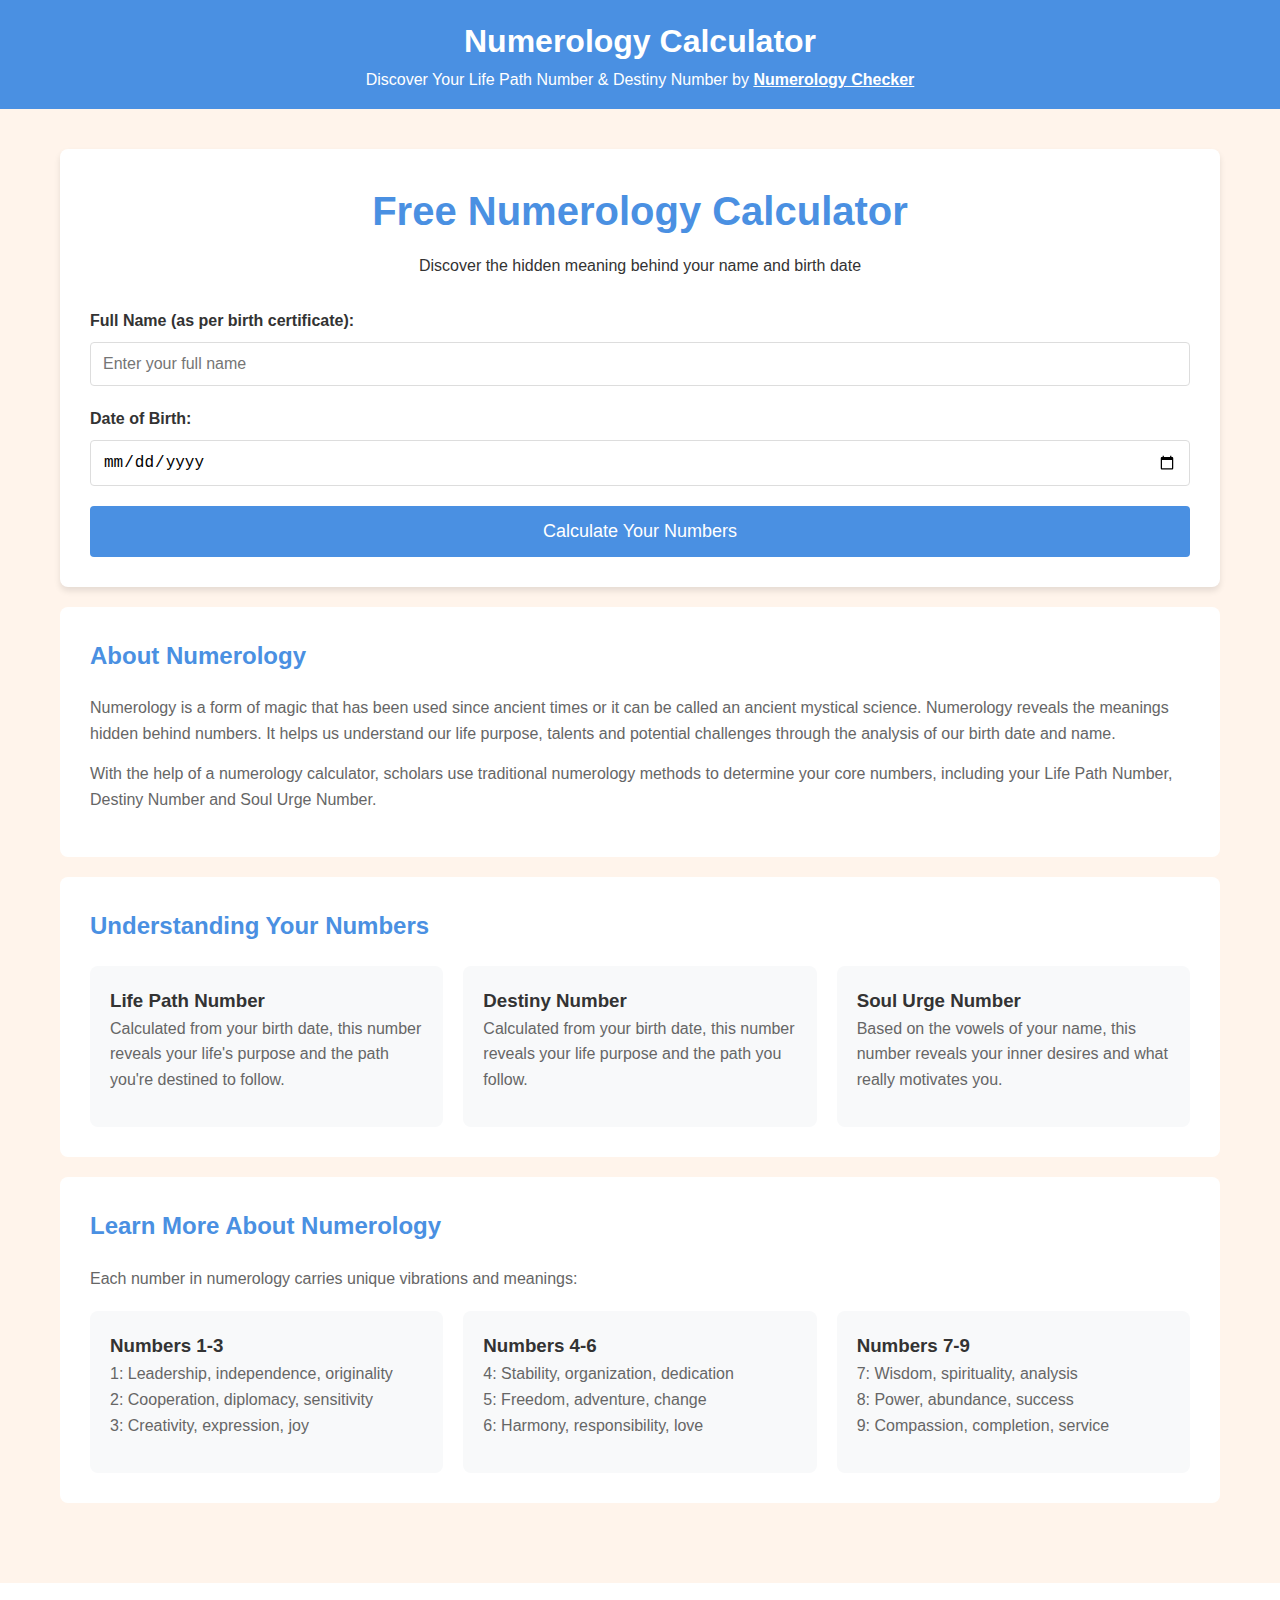
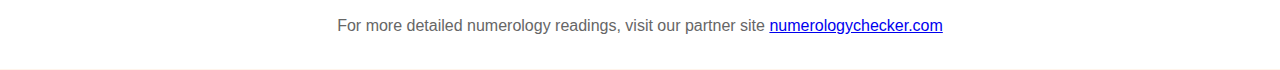
<file: index.html>
<!DOCTYPE html>
<html lang="en">
<head>
    <meta charset="UTF-8">
    <meta name="viewport" content="width=device-width, initial-scale=1.0">
    <title>Numerology Calculator - Free Name & Birth Date Analysis</title>
    <meta name="description" content="Calculate your numerology numbers instantly. Get free analysis of your name and birth date. Discover your Life Path Number, Destiny Number, and more.">
    <meta name="keywords" content="numerology calculator, life path number, destiny number, birth date numerology, name numerology">
    <link rel="stylesheet" type="text/css" href="app.css"> 
</head>
<body>
    <header>
        <h1>Numerology Calculator</h1>
        <p>Discover Your Life Path Number & Destiny Number by <a href="https://numerologychecker.com/" class="link">Numerology Checker</a></p>
    </header>

    <div class="container">
        <section id="calculator" class="calculator-section">
            <div class="calculator-header">
                <h1>Free Numerology Calculator</h1>
                <p>Discover the hidden meaning behind your name and birth date</p>
            </div>
            <form id="numerologyForm" onsubmit="calculateNumbers(event)">
                <div class="form-group">
                    <label for="name">Full Name (as per birth certificate):</label>
                    <input type="text" id="name" required placeholder="Enter your full name">
                </div>
                <div class="form-group">
                    <label for="birthdate">Date of Birth:</label>
                    <input type="date" id="birthdate" required>
                </div>
                <button type="submit" class="calculate-btn">Calculate Your Numbers</button>
            </form>
        </section>

        <section id="results" class="result-section">
            <h2>Your Numerology Numbers</h2>
            <div id="lifePathResult" class="number-card"></div>
            <div id="destinyResult" class="number-card"></div>
            <div id="soulUrgeResult" class="number-card"></div>
        </section>

        <section id="about" class="content-section">
            <h2>About Numerology</h2>
            <p>Numerology is a form of magic that has been used since ancient times or it can be called an ancient mystical science. Numerology reveals the meanings hidden behind numbers. It helps us understand our life purpose, talents and potential challenges through the analysis of our birth date and name.</p>
            <p>With the help of a numerology calculator, scholars use traditional numerology methods to determine your core numbers, including your Life Path Number, Destiny Number and Soul Urge Number.</p>
        </section>

        <section id="numbers" class="content-section">
            <h2>Understanding Your Numbers</h2>
            <div class="number-grid">
                <div class="number-info">
                    <h3>Life Path Number</h3>
                    <p>Calculated from your birth date, this number reveals your life's purpose and the path you're destined to follow.</p>
                </div>
                <div class="number-info">
                    <h3>Destiny Number</h3>
                    <p>Calculated from your birth date, this number reveals your life purpose and the path you follow.</p>
                </div>
                <div class="number-info">
                    <h3>Soul Urge Number</h3>
                    <p>Based on the vowels of your name, this number reveals your inner desires and what really motivates you.</p>
                </div>
            </div>
        </section>

        <section id="learn" class="content-section">
            <h2>Learn More About Numerology</h2>
            <p>Each number in numerology carries unique vibrations and meanings:</p>
            <div class="number-grid">
                <div class="number-info">
                    <h3>Numbers 1-3</h3>
                    <p>1: Leadership, independence, originality<br>
                       2: Cooperation, diplomacy, sensitivity<br>
                       3: Creativity, expression, joy</p>
                </div>
                <div class="number-info">
                    <h3>Numbers 4-6</h3>
                    <p>4: Stability, organization, dedication<br>
                       5: Freedom, adventure, change<br>
                       6: Harmony, responsibility, love</p>
                </div>
                <div class="number-info">
                    <h3>Numbers 7-9</h3>
                    <p>7: Wisdom, spirituality, analysis<br>
                       8: Power, abundance, success<br>
                       9: Compassion, completion, service</p>
                </div>
            </div>
        </section>
    </div>

    <footer>
        <p>For more detailed numerology readings, visit our partner site <a href="https://numerologychecker.com" target="_blank" rel="noopener noreferrer">numerologychecker.com</a></p>
    </footer>

    <script>
        function calculateNumbers(event) {
            event.preventDefault();
            const name = document.getElementById('name').value;
            const birthdate = document.getElementById('birthdate').value;

            const lifePathNumber = calculateLifePath(birthdate);
            const destinyNumber = calculateDestiny(name);
            const soulUrgeNumber = calculateSoulUrge(name);

            displayResults(lifePathNumber, destinyNumber, soulUrgeNumber);
        }

        function calculateLifePath(birthdate) {
            const date = new Date(birthdate);
            const day = date.getDate();
            const month = date.getMonth() + 1;
            const year = date.getFullYear();

            return reduceToSingleDigit(reduceToSingleDigit(day) + 
                                     reduceToSingleDigit(month) + 
                                     reduceToSingleDigit(year));
        }

        function calculateDestiny(name) {
            const numerologyValues = {
                'a': 1, 'j': 1, 's': 1,
                'b': 2, 'k': 2, 't': 2,
                'c': 3, 'l': 3, 'u': 3,
                'd': 4, 'm': 4, 'v': 4,
                'e': 5, 'n': 5, 'w': 5,
                'f': 6, 'o': 6, 'x': 6,
                'g': 7, 'p': 7, 'y': 7,
                'h': 8, 'q': 8, 'z': 8,
                'i': 9, 'r': 9
            };

            return calculateNumberFromName(name, numerologyValues);
        }

        function calculateSoulUrge(name) {
            const vowels = {'a': 1, 'e': 5, 'i': 9, 'o': 6, 'u': 3};
            return calculateNumberFromName(name, vowels);
        }

        function calculateNumberFromName(name, values) {
            const cleanName = name.toLowerCase().replace(/[^a-z]/g, '');
            let sum = 0;
            for (let char of cleanName) {
                sum += values[char] || 0;
            }
            return reduceToSingleDigit(sum);
        }

        function reduceToSingleDigit(number) {
            if (number <= 9) return number;
            if (number === 11 || number === 22) return number; // Master numbers
            return reduceToSingleDigit(String(number).split('').reduce((a, b) => Number(a) + Number(b), 0));
        }

        function displayResults(lifePathNumber, destinyNumber, soulUrgeNumber) {
            const meanings = {
                1: "Natural born leader, independent, ambitious, creative",
                2: "Cooperative, diplomatic, sensitive, peacemaker",
                3: "Creative, expressive, optimistic, communicator",
                4: "Practical, trustworthy, hard-working, builder",
                5: "Adventurous, freedom-loving, versatile, explorer",
                6: "Nurturing, responsible, loving, harmonious",
                7: "Analytical, spiritual, intellectual, seeker",
                8: "Successful, material-focused, powerful, achiever",
                9: "Humanitarian, compassionate, artistic, healer",
                11: "Master Number - Intuitive, inspirational, spiritual teacher",
                22: "Master Number - Master builder, practical idealist, leader"
            };

            document.getElementById('lifePathResult').innerHTML = `
                <div class="number-title">Life Path Number: ${lifePathNumber}</div>
                <p>${meanings[lifePathNumber]}</p>
            `;

            document.getElementById('destinyResult').innerHTML = `
                <div class="number-title">Destiny Number: ${destinyNumber}</div>
                <p>${meanings[destinyNumber]}</p>
            `;

            document.getElementById('soulUrgeResult').innerHTML = `
                <div class="number-title">Soul Urge Number: ${soulUrgeNumber}</div>
                <p>${meanings[soulUrgeNumber]}</p>
            `;

            document.getElementById('results').style.display = 'block';
        }
    </script>
</body>
</html>
</file>
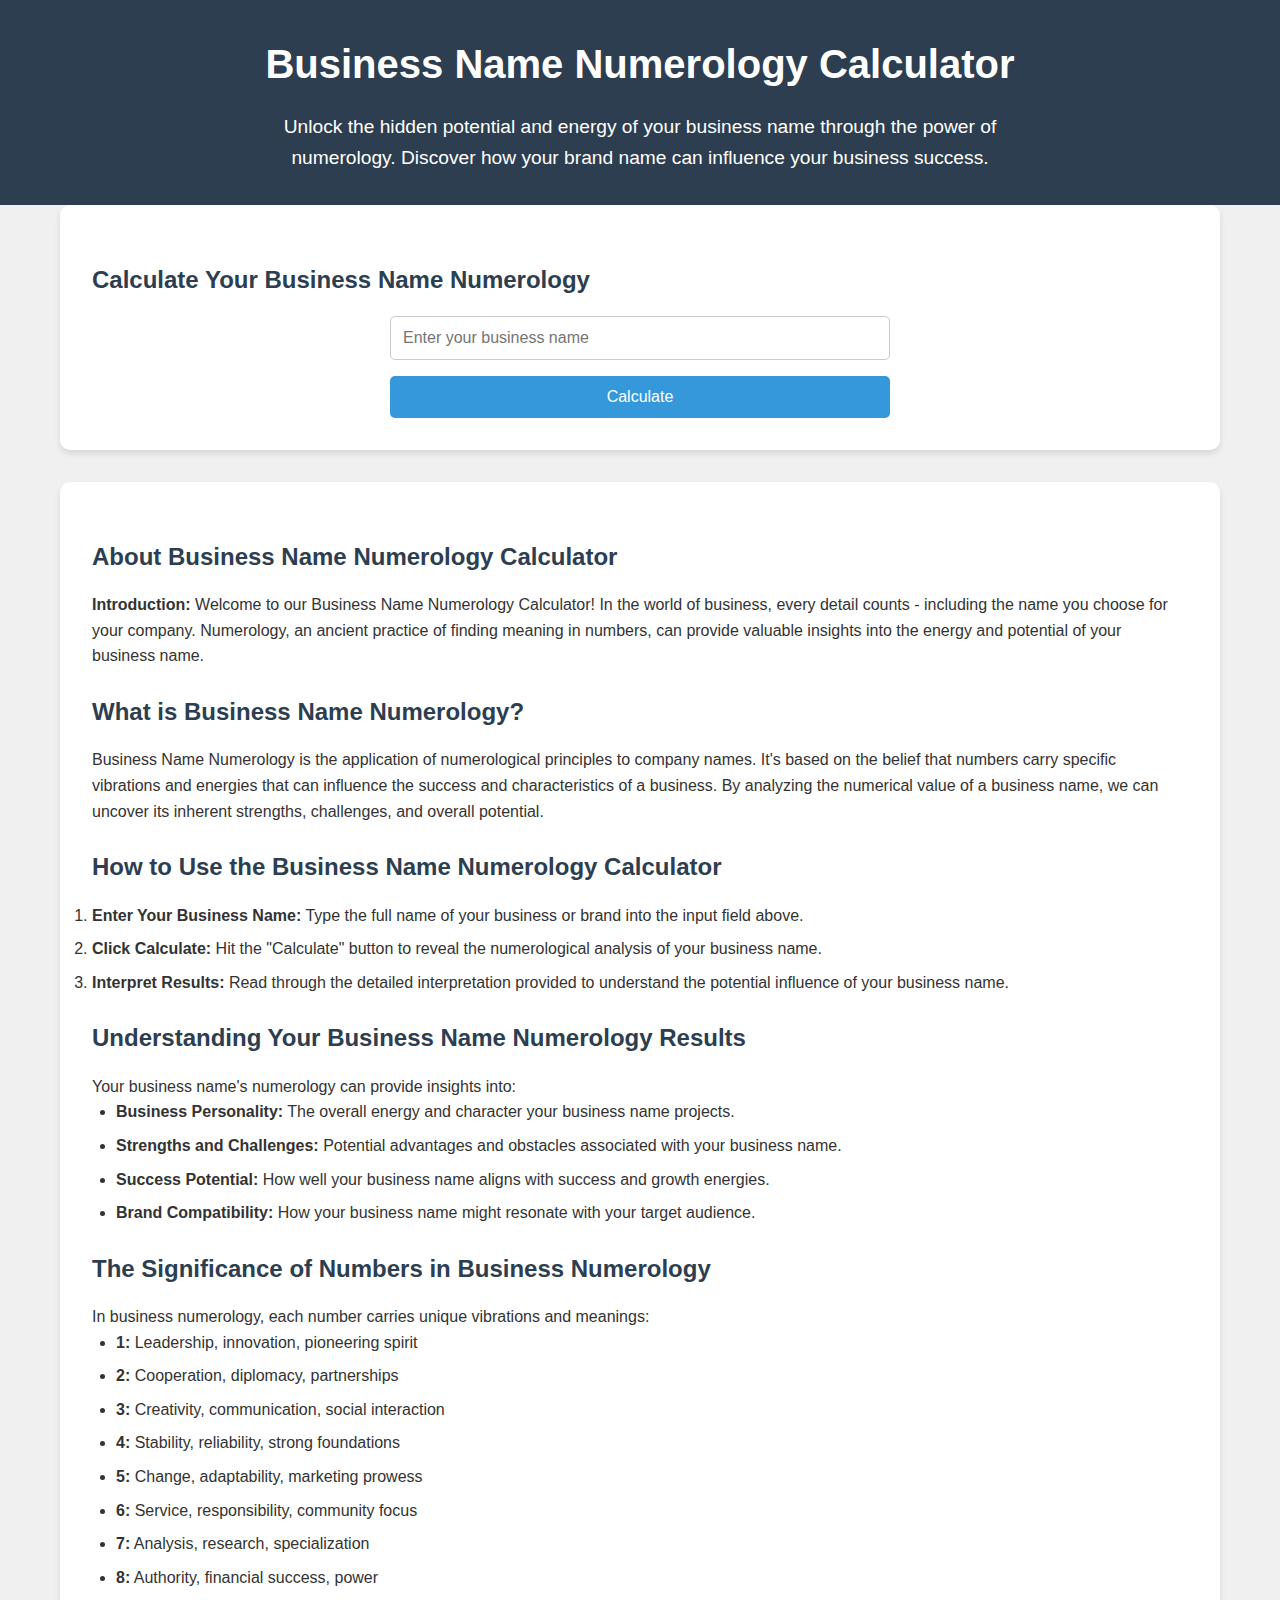
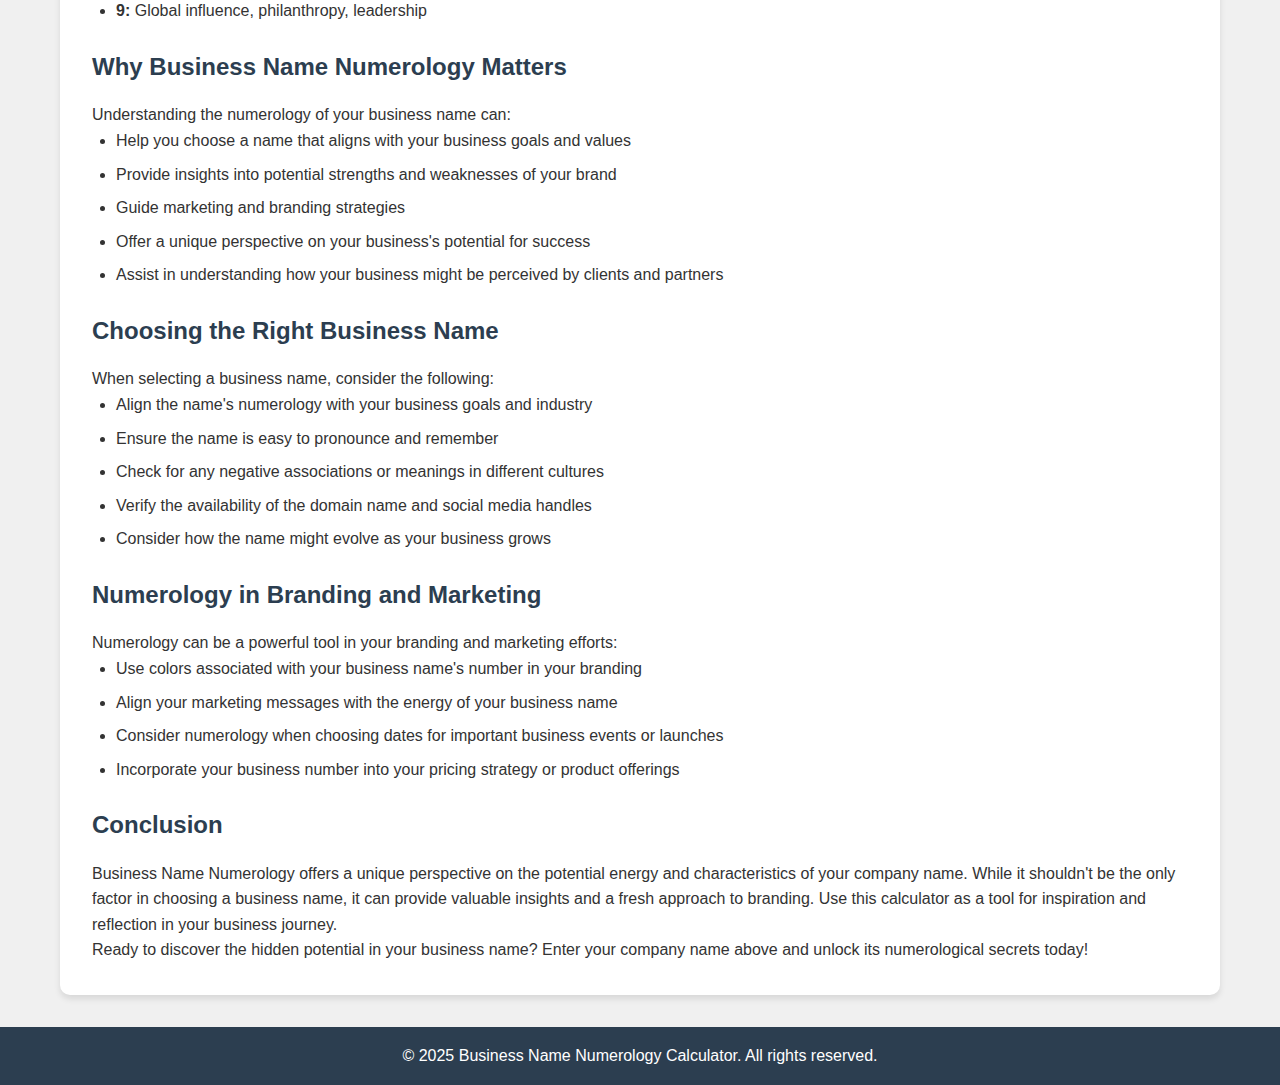
<file: business-name-numerology-calculator.html>
<!DOCTYPE html>
<html lang="en">
<head>
    <meta charset="UTF-8">
    <meta name="viewport" content="width=device-width, initial-scale=1.0">
    <title>Free Business Name Numerology Calculator</title>
    <meta name="description" content="Unlock the potential of your business name with our free Business Name Numerology Calculator. Discover how numerology can influence your business success and brand energy.">
    <meta name="keywords" content="Business Name Numerology, Company Name Calculator, Numerology for Business, Brand Energy, Business Success, Numerology Calculator, Business Name Analysis">
    <meta name="author" content="Brijesh Verma">
    <link rel="canonical" href="https://brij-star.github.io/numerology-calculator/business-name-numerology-calculator">
    <meta property="og:title" content="Free Business Name Numerology Calculator - Optimize Your Brand's Energy">
    <meta property="og:description" content="Analyze your business name's numerological significance and unlock its potential for success. Use our free calculator to align your brand with powerful numerological vibrations.">
    <meta property="og:type" content="website">
    <meta property="og:url" content="https://brij-star.github.io/numerology-calculator/business-name-numerology-calculator">
    <meta name="twitter:title" content="Free Business Name Numerology Calculator - Optimize Your Brand's Energy">
    <meta name="twitter:description" content="Discover the hidden potential in your business name. Our numerology calculator reveals the energetic blueprint of your brand for enhanced success.">
    <link rel="stylesheet" href="numerology-name.css">
</head>
<body>
    <header>
        <div class="container">
            <h1>Business Name Numerology Calculator</h1>
            <p>Unlock the hidden potential and energy of your business name through the power of numerology. Discover how your brand name can influence your business success.</p>
        </div>
    </header>
    <main class="container">
        <section class="hero">
            <h2>Calculate Your Business Name Numerology</h2>
            <form id="numerologyForm">
                <input type="text" id="businessName" placeholder="Enter your business name" required>
                <button type="submit">Calculate</button>
            </form>
            <div id="result"></div>
        </section>
        <section class="content">
            <h2>About Business Name Numerology Calculator</h2>
            <p><b>Introduction:</b> Welcome to our Business Name Numerology Calculator! In the world of business, every detail counts - including the name you choose for your company. Numerology, an ancient practice of finding meaning in numbers, can provide valuable insights into the energy and potential of your business name.</p>

            <h2>What is Business Name Numerology?</h2>
            <p>Business Name Numerology is the application of numerological principles to company names. It's based on the belief that numbers carry specific vibrations and energies that can influence the success and characteristics of a business. By analyzing the numerical value of a business name, we can uncover its inherent strengths, challenges, and overall potential.</p>

            <h2>How to Use the Business Name Numerology Calculator</h2>
            <ol>
                <li><strong>Enter Your Business Name:</strong> Type the full name of your business or brand into the input field above.</li>
                <li><strong>Click Calculate:</strong> Hit the "Calculate" button to reveal the numerological analysis of your business name.</li>
                <li><strong>Interpret Results:</strong> Read through the detailed interpretation provided to understand the potential influence of your business name.</li>
            </ol>

            <h2>Understanding Your Business Name Numerology Results</h2>
            <p>Your business name's numerology can provide insights into:</p>
            <ul>
                <li><strong>Business Personality:</strong> The overall energy and character your business name projects.</li>
                <li><strong>Strengths and Challenges:</strong> Potential advantages and obstacles associated with your business name.</li>
                <li><strong>Success Potential:</strong> How well your business name aligns with success and growth energies.</li>
                <li><strong>Brand Compatibility:</strong> How your business name might resonate with your target audience.</li>
            </ul>

            <h2>The Significance of Numbers in Business Numerology</h2>
            <p>In business numerology, each number carries unique vibrations and meanings:</p>
            <ul>
                <li><strong>1:</strong> Leadership, innovation, pioneering spirit</li>
                <li><strong>2:</strong> Cooperation, diplomacy, partnerships</li>
                <li><strong>3:</strong> Creativity, communication, social interaction</li>
                <li><strong>4:</strong> Stability, reliability, strong foundations</li>
                <li><strong>5:</strong> Change, adaptability, marketing prowess</li>
                <li><strong>6:</strong> Service, responsibility, community focus</li>
                <li><strong>7:</strong> Analysis, research, specialization</li>
                <li><strong>8:</strong> Authority, financial success, power</li>
                <li><strong>9:</strong> Global influence, philanthropy, leadership</li>
            </ul>

            <h2>Why Business Name Numerology Matters</h2>
            <p>Understanding the numerology of your business name can:</p>
            <ul>
                <li>Help you choose a name that aligns with your business goals and values</li>
                <li>Provide insights into potential strengths and weaknesses of your brand</li>
                <li>Guide marketing and branding strategies</li>
                <li>Offer a unique perspective on your business's potential for success</li>
                <li>Assist in understanding how your business might be perceived by clients and partners</li>
            </ul>

            <h2>Choosing the Right Business Name</h2>
            <p>When selecting a business name, consider the following:</p>
            <ul>
                <li>Align the name's numerology with your business goals and industry</li>
                <li>Ensure the name is easy to pronounce and remember</li>
                <li>Check for any negative associations or meanings in different cultures</li>
                <li>Verify the availability of the domain name and social media handles</li>
                <li>Consider how the name might evolve as your business grows</li>
            </ul>

            <h2>Numerology in Branding and Marketing</h2>
            <p>Numerology can be a powerful tool in your branding and marketing efforts:</p>
            <ul>
                <li>Use colors associated with your business name's number in your branding</li>
                <li>Align your marketing messages with the energy of your business name</li>
                <li>Consider numerology when choosing dates for important business events or launches</li>
                <li>Incorporate your business number into your pricing strategy or product offerings</li>
            </ul>

            <h2>Conclusion</h2>
            <p>Business Name Numerology offers a unique perspective on the potential energy and characteristics of your company name. While it shouldn't be the only factor in choosing a business name, it can provide valuable insights and a fresh approach to branding. Use this calculator as a tool for inspiration and reflection in your business journey.</p>

            <p>Ready to discover the hidden potential in your business name? Enter your company name above and unlock its numerological secrets today!</p>
        </section>
    </main>
    <footer>
        <p>&copy; 2025 Business Name Numerology Calculator. All rights reserved.</p>
    </footer>

    <script>
        document.getElementById('numerologyForm').addEventListener('submit', function(e) {
            e.preventDefault();
            const businessName = document.getElementById('businessName').value;
            const numerologyValue = calculateBusinessNumerology(businessName);
            displayResult(numerologyValue, businessName);
        });

        function calculateBusinessNumerology(name) {
            const numerologyValues = {
                a: 1, b: 2, c: 3, d: 4, e: 5, f: 6, g: 7, h: 8, i: 9,
                j: 1, k: 2, l: 3, m: 4, n: 5, o: 6, p: 7, q: 8, r: 9,
                s: 1, t: 2, u: 3, v: 4, w: 5, x: 6, y: 7, z: 8
            };

            let total = 0;
            name = name.toLowerCase().replace(/[^a-z]/g, '');
            
            for (let char of name) {
                if (numerologyValues[char]) {
                    total += numerologyValues[char];
                }
            }

            while (total > 9 && total !== 11 && total !== 22) {
                total = String(total).split('').reduce((sum, digit) => sum + parseInt(digit), 0);
            }

            return total;
        }

        function displayResult(value, name) {
            const resultDiv = document.getElementById('result');
            const interpretations = {
                1: "Your business name resonates with leadership and innovation. It suggests a pioneering spirit and the potential to be a trendsetter in your industry. This name encourages originality and independence, which can help your business stand out from the competition.",
                2: "Your business name carries energies of cooperation and partnership. It indicates a company that may excel in collaborative environments and diplomatic negotiations. This name suggests a business that can build strong relationships with clients and partners.",
                3: "Creativity and communication are the hallmarks of your business name. It suggests a company that may thrive in fields requiring self-expression, social interaction, and innovative ideas. This name can be particularly beneficial for businesses in creative industries or those focusing on customer engagement.",
                4: "Your business name embodies stability and reliability. It suggests a company built on strong foundations with a focus on hard work and practical solutions. This name can be particularly advantageous for businesses that want to project an image of trustworthiness and dependability.",
                5: "Change and adaptability are key themes in your business name. It suggests a company that can thrive in dynamic environments and quickly adapt to new trends or market conditions. This name can be excellent for businesses in fast-paced industries or those offering diverse products or services.",
                6: "Your business name resonates with service and responsibility. It suggests a company that may excel in fields related to caregiving, community service, or customer support. This name indicates a business that can build strong, lasting relationships with its clientele.",
                7: "Analysis and specialization are highlighted in your business name. It suggests a company that may thrive in fields requiring deep expertise, research, or technical knowledge. This name can be particularly beneficial for businesses offering specialized services or products.",
                8: "Your business name carries energies of authority and material success. It suggests a company with strong leadership potential and the ability to achieve significant financial growth. This name can be particularly advantageous for businesses aiming for large-scale success or industry leadership.",
                9: "Global influence and humanitarian efforts are key themes in your business name. It suggests a company with the potential for wide-reaching impact and a focus on making a positive difference. This name can be excellent for businesses with international aspirations or those involved in philanthropic efforts.",
                11: "As a master number, 11 in your business name indicates high intuition and inspirational potential. It suggests a company that can be visionary in its field, potentially revolutionizing industry standards or introducing innovative concepts.",
                22: "The master number 22 in your business name suggests immense potential for growth and achievement. It indicates a business that has the capability to turn big dreams into reality, potentially becoming a major player in its industry or even changing the world in some way."
            };

            resultDiv.innerHTML = `
                <h3>Numerology Results for "${name}"</h3>
                <p><strong>Your Business Name's Numerology Value: ${value}</strong></p>
                <div class="interpretation">
                    <h4>Interpretation:</h4>
                    <p>${interpretations[value]}</p>
                </div>
                <h4>What This Means For Your Business:</h4>
                <ul>
                    <li><strong>Business Personality:</strong> The energy of number ${value} influences how your business is perceived and its overall character.</li>
                    <li><strong>Strengths:</strong> Focus on leveraging the positive attributes associated with number ${value} in your business strategies.</li>
                    <li><strong>Potential Challenges:</strong> Be aware of any limitations or excesses related to number ${value} and work to balance them.</li>
                    <li><strong>Growth Opportunities:</strong> Consider how you can align your business practices with the energies of number ${value} for optimal growth.</li>
                </ul>
                <p>Remember, while numerology can offer interesting insights, it should be one of many factors considered in your business decisions. Use these insights as a starting point for reflection and strategic planning, always balancing them with market research, industry trends, and sound business practices.</p>
            `;
            resultDiv.style.display = 'block';
            resultDiv.scrollIntoView({ behavior: 'smooth' });
        }
    </script>
</body>
</html>
</file>
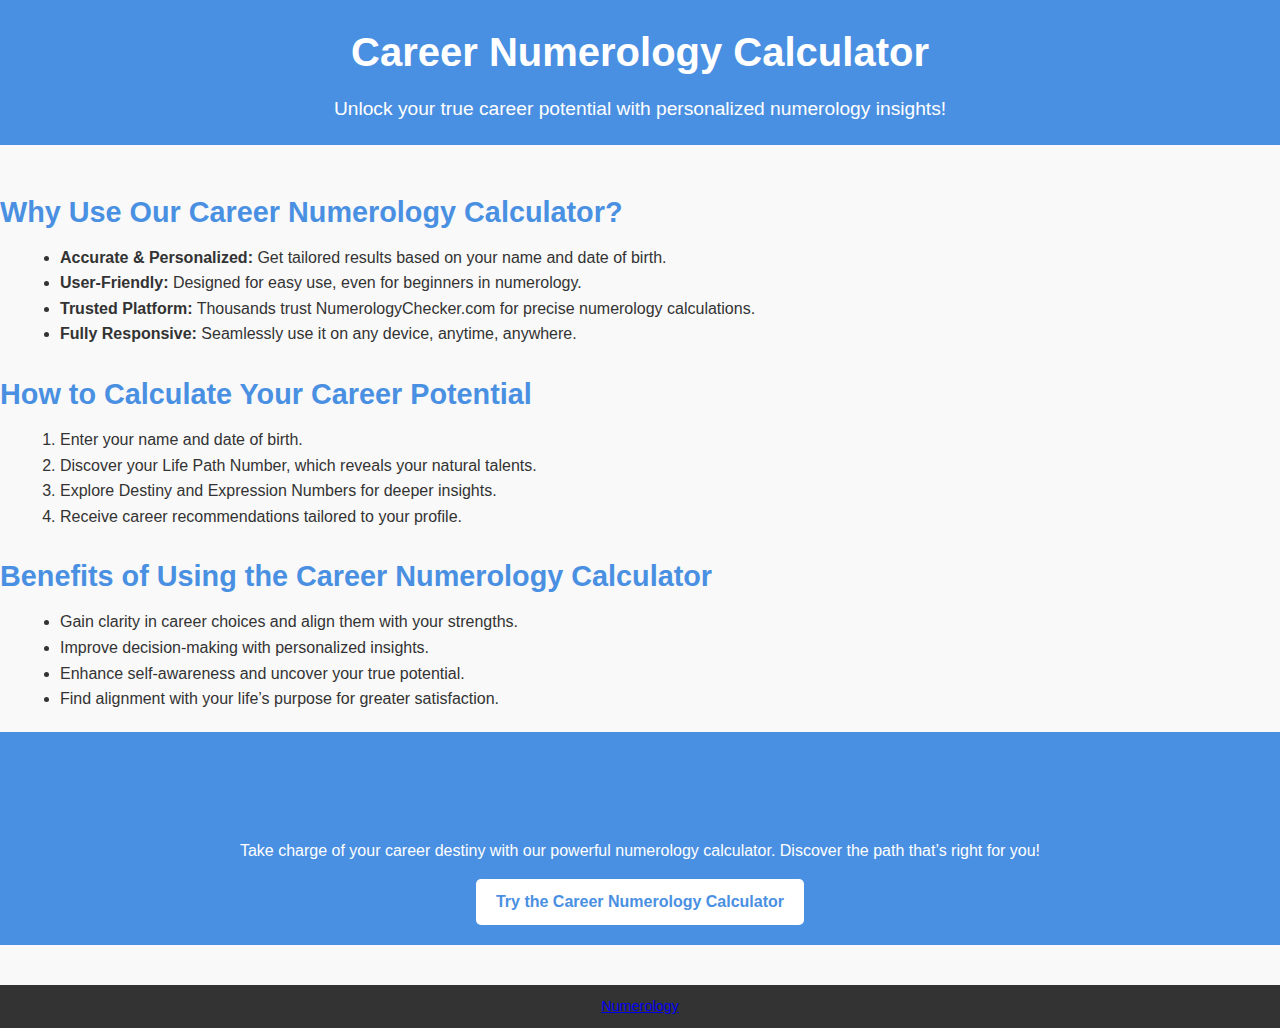
<file: career-numerology-calculator.html>
<!DOCTYPE html>
<html lang="en">
<head>
    <meta charset="UTF-8">
    <meta name="viewport" content="width=device-width, initial-scale=1.0">
    <meta name="description" content="Discover your dream career with our Career Numerology Calculator. Explore career insights, personalized results, and benefits tailored to your numerology profile.">
    <meta name="keywords" content="Career Numerology Calculator, Numerology for Career, Career Insights, Career Prediction, NumerologyChecker">
    <meta name="author" content="NumerologyChecker">
    <title>Career Numerology Calculator - NumerologyChecker</title>
    <link rel="stylesheet" href="career-styles.css">
</head>
<body>
    <header class="header">
        <div class="container">
            <h1>Career Numerology Calculator</h1>
            <p>Unlock your true career potential with personalized numerology insights!</p>
        </div>
    </header>

    <main class="main-content">
        <section class="intro">
            <h2>Why Use Our Career Numerology Calculator?</h2>
            <ul>
                <li><strong>Accurate & Personalized:</strong> Get tailored results based on your name and date of birth.</li>
                <li><strong>User-Friendly:</strong> Designed for easy use, even for beginners in numerology.</li>
                <li><strong>Trusted Platform:</strong> Thousands trust NumerologyChecker.com for precise numerology calculations.</li>
                <li><strong>Fully Responsive:</strong> Seamlessly use it on any device, anytime, anywhere.</li>
            </ul>
        </section>

        <section class="how-to-use">
            <h2>How to Calculate Your Career Potential</h2>
            <ol>
                <li>Enter your name and date of birth.</li>
                <li>Discover your Life Path Number, which reveals your natural talents.</li>
                <li>Explore Destiny and Expression Numbers for deeper insights.</li>
                <li>Receive career recommendations tailored to your profile.</li>
            </ol>
        </section>

        <section class="benefits">
            <h2>Benefits of Using the Career Numerology Calculator</h2>
            <ul>
                <li>Gain clarity in career choices and align them with your strengths.</li>
                <li>Improve decision-making with personalized insights.</li>
                <li>Enhance self-awareness and uncover your true potential.</li>
                <li>Find alignment with your life’s purpose for greater satisfaction.</li>
            </ul>
        </section>

        <section class="cta">
            <h2>Start Your Journey Today!</h2>
            <p>Take charge of your career destiny with our powerful numerology calculator. Discover the path that’s right for you!</p>
            <a href="https://numerologychecker.com/career-numerology-calculator" class="cta-button">Try the Career Numerology Calculator</a>
        </section>
    </main>

    <footer class="footer">
        <div class="container">
            <a href="https://github.com/Brij-star/numerology-calculator">Numerology</a>
        </div>
    </footer>
</body>
</html>
</file>
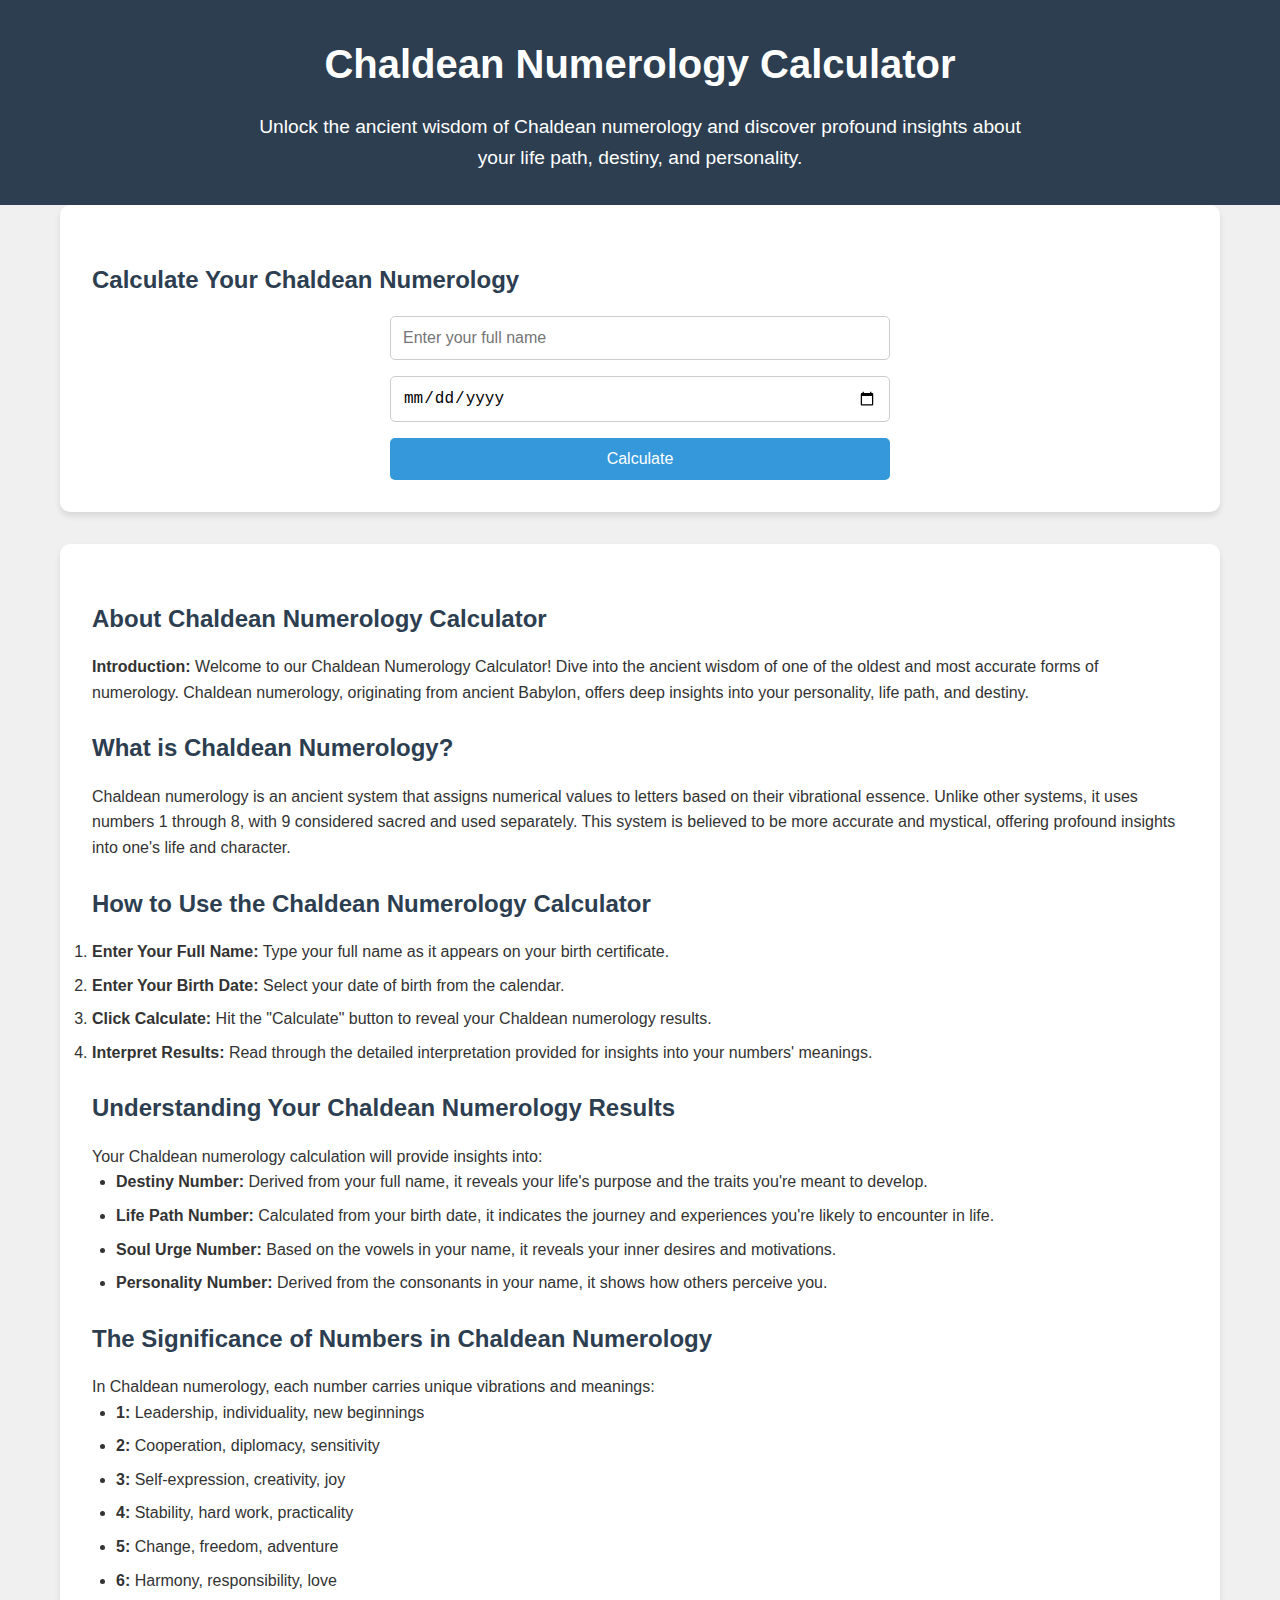
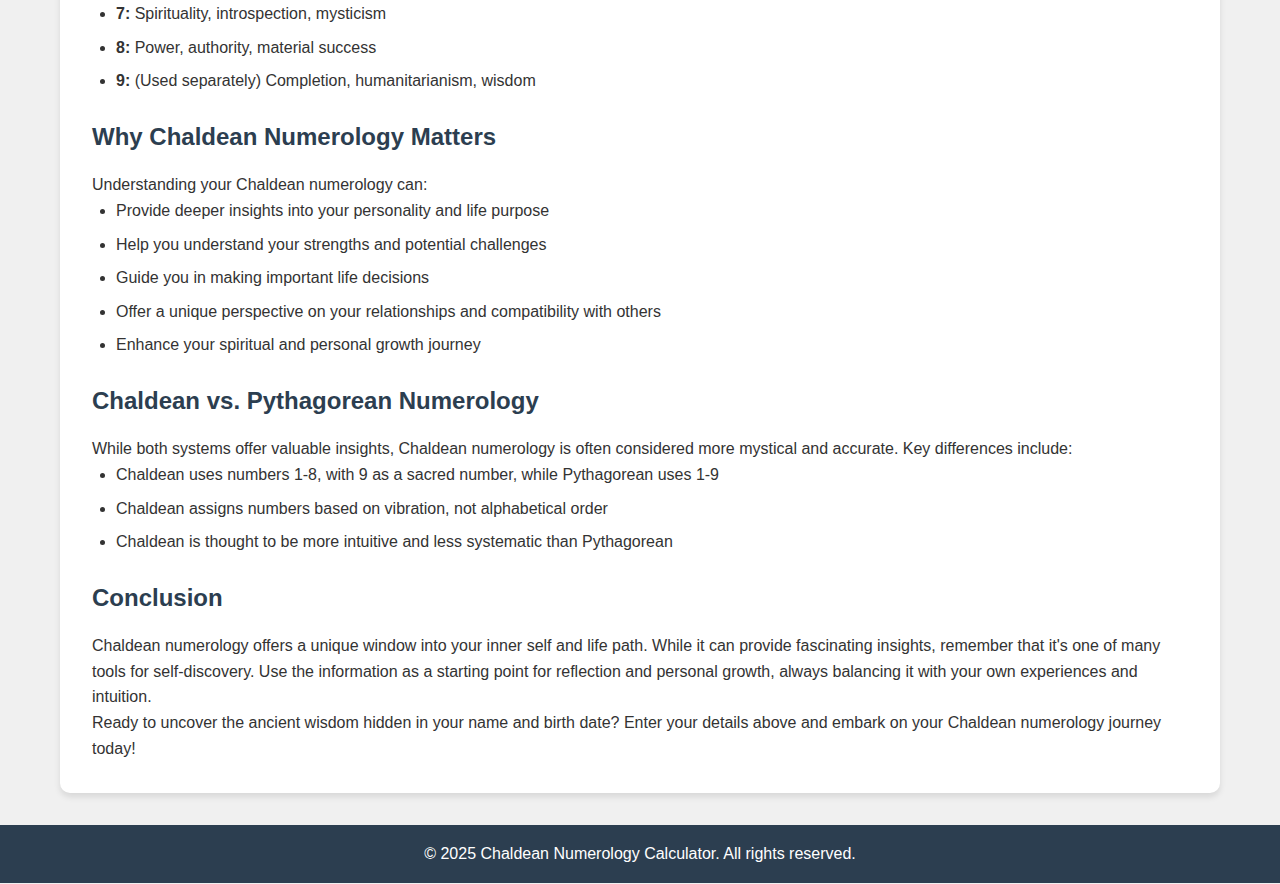
<file: chaldean-numerology-calculator.html>
<!DOCTYPE html>
<html lang="en">
<head>
    <meta charset="UTF-8">
    <meta name="viewport" content="width=device-width, initial-scale=1.0">
    <title>Free Chaldean Numerology Calculator</title>
    <meta name="description" content="Discover the ancient wisdom of Chaldean numerology with our free calculator. Uncover deep insights into your personality, life path, and destiny based on your name and birth date.">
    <meta name="keywords" content="Chaldean Numerology Calculator, Ancient Numerology, Free Numerology, Life Path Number, Destiny Number, Name Analysis, Birth Date Numerology">
    <meta name="author" content="Brijesh Verma">
    <link rel="canonical" href="https://brij-star.github.io/numerology-calculator/chaldean-numerology-calculator">
    <meta property="og:title" content="Free Chaldean Numerology Calculator - Unlock Ancient Wisdom">
    <meta property="og:description" content="Explore the depths of your personality and life path with our Chaldean Numerology Calculator. Gain insights based on ancient wisdom, tailored to your name and birth date.">
    <meta property="og:type" content="website">
    <meta property="og:url" content="https://brij-star.github.io/numerology-calculator/chaldean-numerology-calculator">
    <meta name="twitter:title" content="Free Chaldean Numerology Calculator - Unlock Ancient Wisdom">
    <meta name="twitter:description" content="Dive into the world of Chaldean numerology. Discover your life path, destiny, and personality traits with our easy-to-use calculator.">
    <link rel="stylesheet" href="numerology-name.css">
</head>
<body>
    <header>
        <div class="container">
            <h1>Chaldean Numerology Calculator</h1>
            <p>Unlock the ancient wisdom of Chaldean numerology and discover profound insights about your life path, destiny, and personality.</p>
        </div>
    </header>
    <main class="container">
        <section class="hero">
            <h2>Calculate Your Chaldean Numerology</h2>
            <form id="numerologyForm">
                <input type="text" id="name" placeholder="Enter your full name" required>
                <input type="date" id="birthdate" required>
                <button type="submit">Calculate</button>
            </form>
            <div id="result"></div>
        </section>
        <section class="content">
            <h2>About Chaldean Numerology Calculator</h2>
            <p><b>Introduction:</b> Welcome to our Chaldean Numerology Calculator! Dive into the ancient wisdom of one of the oldest and most accurate forms of numerology. Chaldean numerology, originating from ancient Babylon, offers deep insights into your personality, life path, and destiny.</p>

            <h2>What is Chaldean Numerology?</h2>
            <p>Chaldean numerology is an ancient system that assigns numerical values to letters based on their vibrational essence. Unlike other systems, it uses numbers 1 through 8, with 9 considered sacred and used separately. This system is believed to be more accurate and mystical, offering profound insights into one's life and character.</p>

            <h2>How to Use the Chaldean Numerology Calculator</h2>
            <ol>
                <li><strong>Enter Your Full Name:</strong> Type your full name as it appears on your birth certificate.</li>
                <li><strong>Enter Your Birth Date:</strong> Select your date of birth from the calendar.</li>
                <li><strong>Click Calculate:</strong> Hit the "Calculate" button to reveal your Chaldean numerology results.</li>
                <li><strong>Interpret Results:</strong> Read through the detailed interpretation provided for insights into your numbers' meanings.</li>
            </ol>

            <h2>Understanding Your Chaldean Numerology Results</h2>
            <p>Your Chaldean numerology calculation will provide insights into:</p>
            <ul>
                <li><strong>Destiny Number:</strong> Derived from your full name, it reveals your life's purpose and the traits you're meant to develop.</li>
                <li><strong>Life Path Number:</strong> Calculated from your birth date, it indicates the journey and experiences you're likely to encounter in life.</li>
                <li><strong>Soul Urge Number:</strong> Based on the vowels in your name, it reveals your inner desires and motivations.</li>
                <li><strong>Personality Number:</strong> Derived from the consonants in your name, it shows how others perceive you.</li>
            </ul>

            <h2>The Significance of Numbers in Chaldean Numerology</h2>
            <p>In Chaldean numerology, each number carries unique vibrations and meanings:</p>
            <ul>
                <li><strong>1:</strong> Leadership, individuality, new beginnings</li>
                <li><strong>2:</strong> Cooperation, diplomacy, sensitivity</li>
                <li><strong>3:</strong> Self-expression, creativity, joy</li>
                <li><strong>4:</strong> Stability, hard work, practicality</li>
                <li><strong>5:</strong> Change, freedom, adventure</li>
                <li><strong>6:</strong> Harmony, responsibility, love</li>
                <li><strong>7:</strong> Spirituality, introspection, mysticism</li>
                <li><strong>8:</strong> Power, authority, material success</li>
                <li><strong>9:</strong> (Used separately) Completion, humanitarianism, wisdom</li>
            </ul>

            <h2>Why Chaldean Numerology Matters</h2>
            <p>Understanding your Chaldean numerology can:</p>
            <ul>
                <li>Provide deeper insights into your personality and life purpose</li>
                <li>Help you understand your strengths and potential challenges</li>
                <li>Guide you in making important life decisions</li>
                <li>Offer a unique perspective on your relationships and compatibility with others</li>
                <li>Enhance your spiritual and personal growth journey</li>
            </ul>

            <h2>Chaldean vs. Pythagorean Numerology</h2>
            <p>While both systems offer valuable insights, Chaldean numerology is often considered more mystical and accurate. Key differences include:</p>
            <ul>
                <li>Chaldean uses numbers 1-8, with 9 as a sacred number, while Pythagorean uses 1-9</li>
                <li>Chaldean assigns numbers based on vibration, not alphabetical order</li>
                <li>Chaldean is thought to be more intuitive and less systematic than Pythagorean</li>
            </ul>

            <h2>Conclusion</h2>
            <p>Chaldean numerology offers a unique window into your inner self and life path. While it can provide fascinating insights, remember that it's one of many tools for self-discovery. Use the information as a starting point for reflection and personal growth, always balancing it with your own experiences and intuition.</p>

            <p>Ready to uncover the ancient wisdom hidden in your name and birth date? Enter your details above and embark on your Chaldean numerology journey today!</p>
        </section>
    </main>
    <footer>
        <p>&copy; 2025 Chaldean Numerology Calculator. All rights reserved.</p>
    </footer>

    <script>
        document.getElementById('numerologyForm').addEventListener('submit', function(e) {
            e.preventDefault();
            const name = document.getElementById('name').value;
            const birthdate = document.getElementById('birthdate').value;
            const results = calculateChaldeanNumerology(name, birthdate);
            displayResult(results);
        });

        function calculateChaldeanNumerology(name, birthdate) {
            const chaldeanValues = {
                'a': 1, 'b': 2, 'c': 3, 'd': 4, 'e': 5, 'f': 8, 'g': 3, 'h': 5, 'i': 1, 'j': 1, 'k': 2, 'l': 3,
                'm': 4, 'n': 5, 'o': 7, 'p': 8, 'q': 1, 'r': 2, 's': 3, 't': 4, 'u': 6, 'v': 6, 'w': 6, 'x': 5,
                'y': 1, 'z': 7
            };

            function sumDigits(num) {
                return num.toString().split('').reduce((sum, digit) => sum + parseInt(digit), 0);
            }

            function calculateNameNumber(name) {
                return name.toLowerCase().split('').reduce((sum, char) => {
                    return sum + (chaldeanValues[char] || 0);
                }, 0);
            }

            const destinyNumber = calculateNameNumber(name);
            const [year, month, day] = birthdate.split('-').map(Number);
            const lifePath = sumDigits(sumDigits(year) + sumDigits(month) + sumDigits(day));
            
            const vowels = name.toLowerCase().match(/[aeiou]/g) || [];
            const soulUrge = vowels.reduce((sum, vowel) => sum + chaldeanValues[vowel], 0);
            
            const consonants = name.toLowerCase().match(/[bcdfghjklmnpqrstvwxyz]/g) || [];
            const personality = consonants.reduce((sum, consonant) => sum + chaldeanValues[consonant], 0);

            return {
                destinyNumber: destinyNumber > 9 ? sumDigits(destinyNumber) : destinyNumber,
                lifePath: lifePath > 9 ? sumDigits(lifePath) : lifePath,
                soulUrge: soulUrge > 9 ? sumDigits(soulUrge) : soulUrge,
                personality: personality > 9 ? sumDigits(personality) : personality
            };
        }

        function displayResult(results) {
            const resultDiv = document.getElementById('result');
            const interpretations = {
                1: "The number of leadership and new beginnings. You're independent, creative, and original in your approach to life.",
                2: "The number of cooperation and balance. You excel in partnerships and have a natural diplomatic ability.",
                3: "The number of self-expression and creativity. You have a gift for communication and bringing joy to others.",
                4: "The number of stability and hard work. You're practical, reliable, and have a strong sense of discipline.",
                5: "The number of freedom and change. You're adaptable, versatile, and thrive on new experiences.",
                6: "The number of harmony and responsibility. You have a nurturing nature and excel in creating balance in your environment.",
                7: "The number of spiritual wisdom and analysis. You have a deep, introspective nature and a thirst for knowledge.",
                8: "The number of personal power and material success. You have strong leadership qualities and the potential for great achievements."
            };

            resultDiv.innerHTML = `
                <h3>Your Chaldean Numerology Results</h3>
                <div class="interpretation">
                    <h4>Destiny Number: ${results.destinyNumber}</h4>
                    <p>${interpretations[results.destinyNumber]}</p>
                    <h4>Life Path Number: ${results.lifePath}</h4>
                    <p>${interpretations[results.lifePath]}</p>
                    <h4>Soul Urge Number: ${results.soulUrge}</h4>
                    <p>${interpretations[results.soulUrge]}</p>
                    <h4>Personality Number: ${results.personality}</h4>
                    <p>${interpretations[results.personality]}</p>
                </div>
                <h4>What These Numbers Mean For You:</h4>
                <ul>
                    <li><strong>Destiny Number:</strong> Reveals your life's purpose and the traits you're meant to develop.</li>
                    <li><strong>Life Path Number:</strong> Indicates the journey and experiences you're likely to encounter in life.</li>
                    <li><strong>Soul Urge Number:</strong> Unveils your inner desires and motivations.</li>
                    <li><strong>Personality Number:</strong> Shows how others perceive you and your outward behavior.</li>
                </ul>
                <p>Remember, Chaldean numerology offers profound insights, but it's one of many tools for self-discovery. Use these insights for reflection and personal growth, always balancing them with your own experiences and intuition.</p>
            `;
            resultDiv.style.display = 'block';
            resultDiv.scrollIntoView({ behavior: 'smooth' });
        }
    </script>
</body>
</html>
</file>
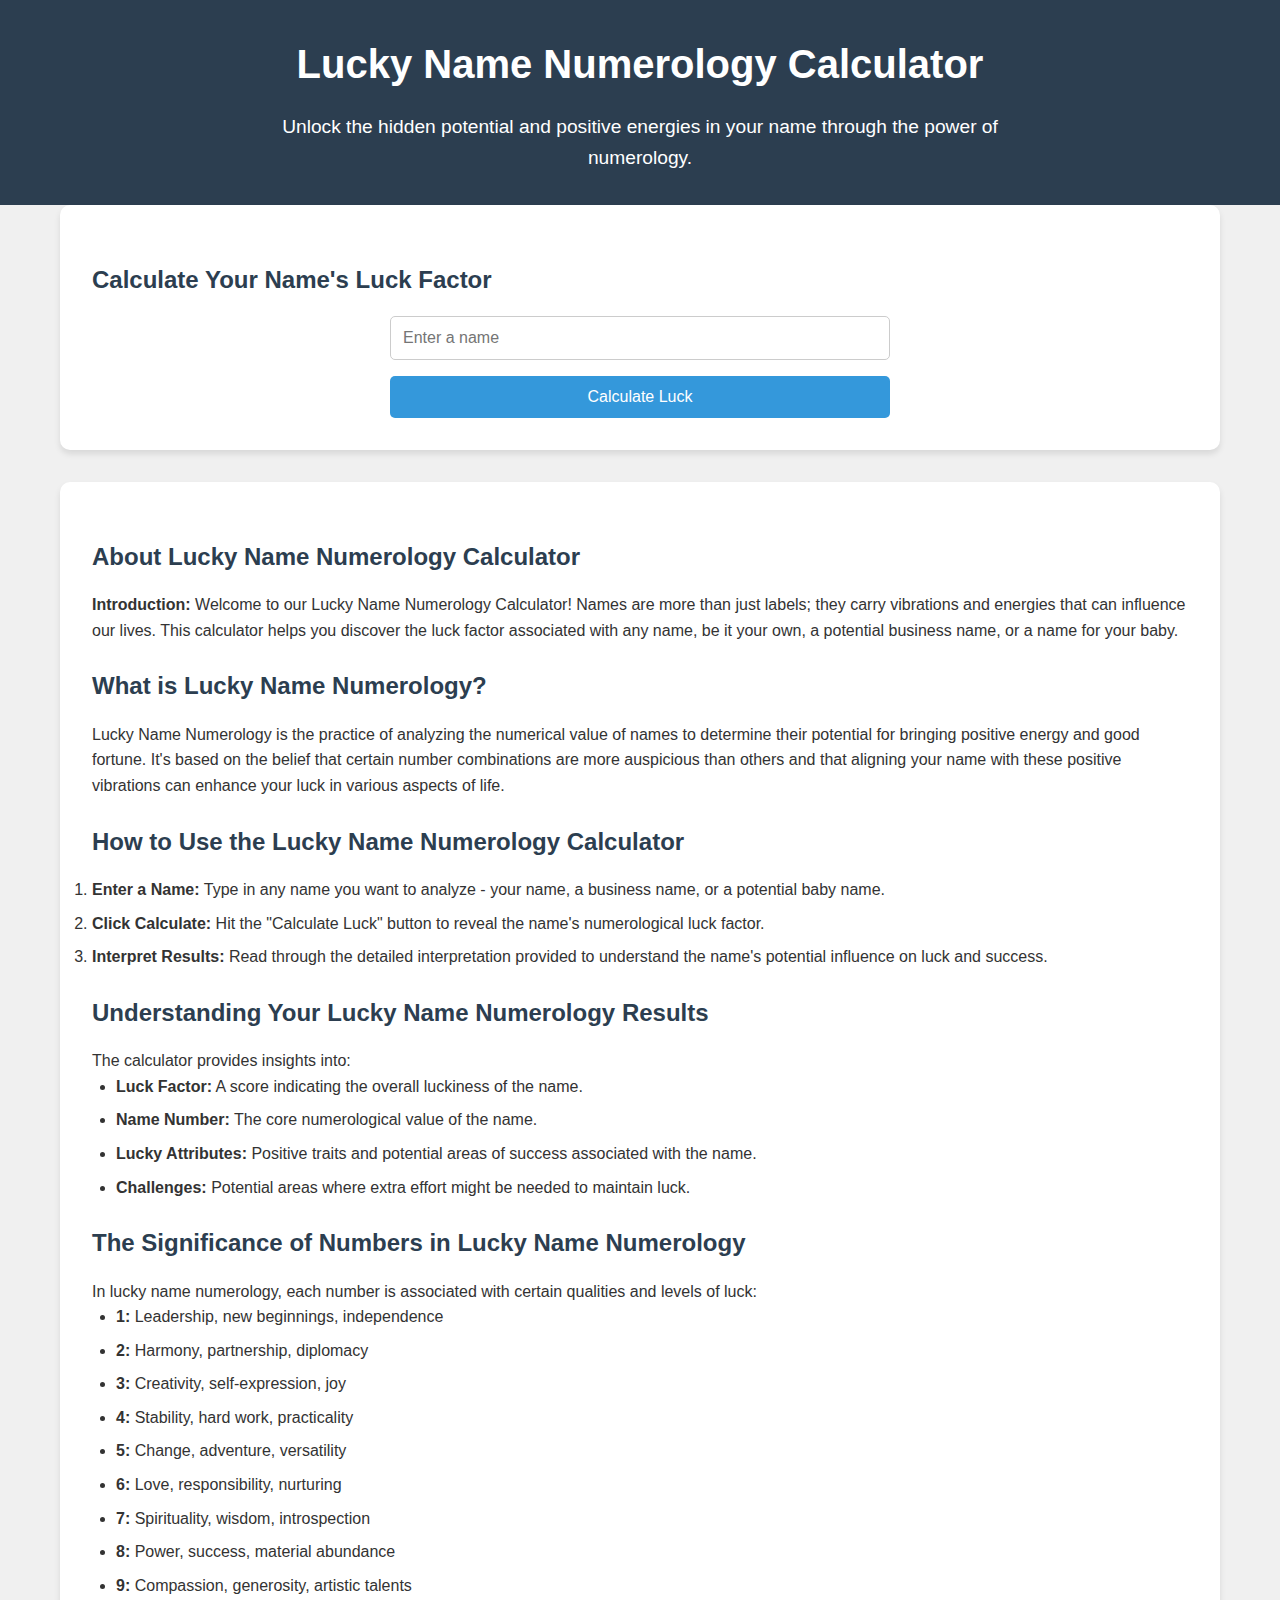
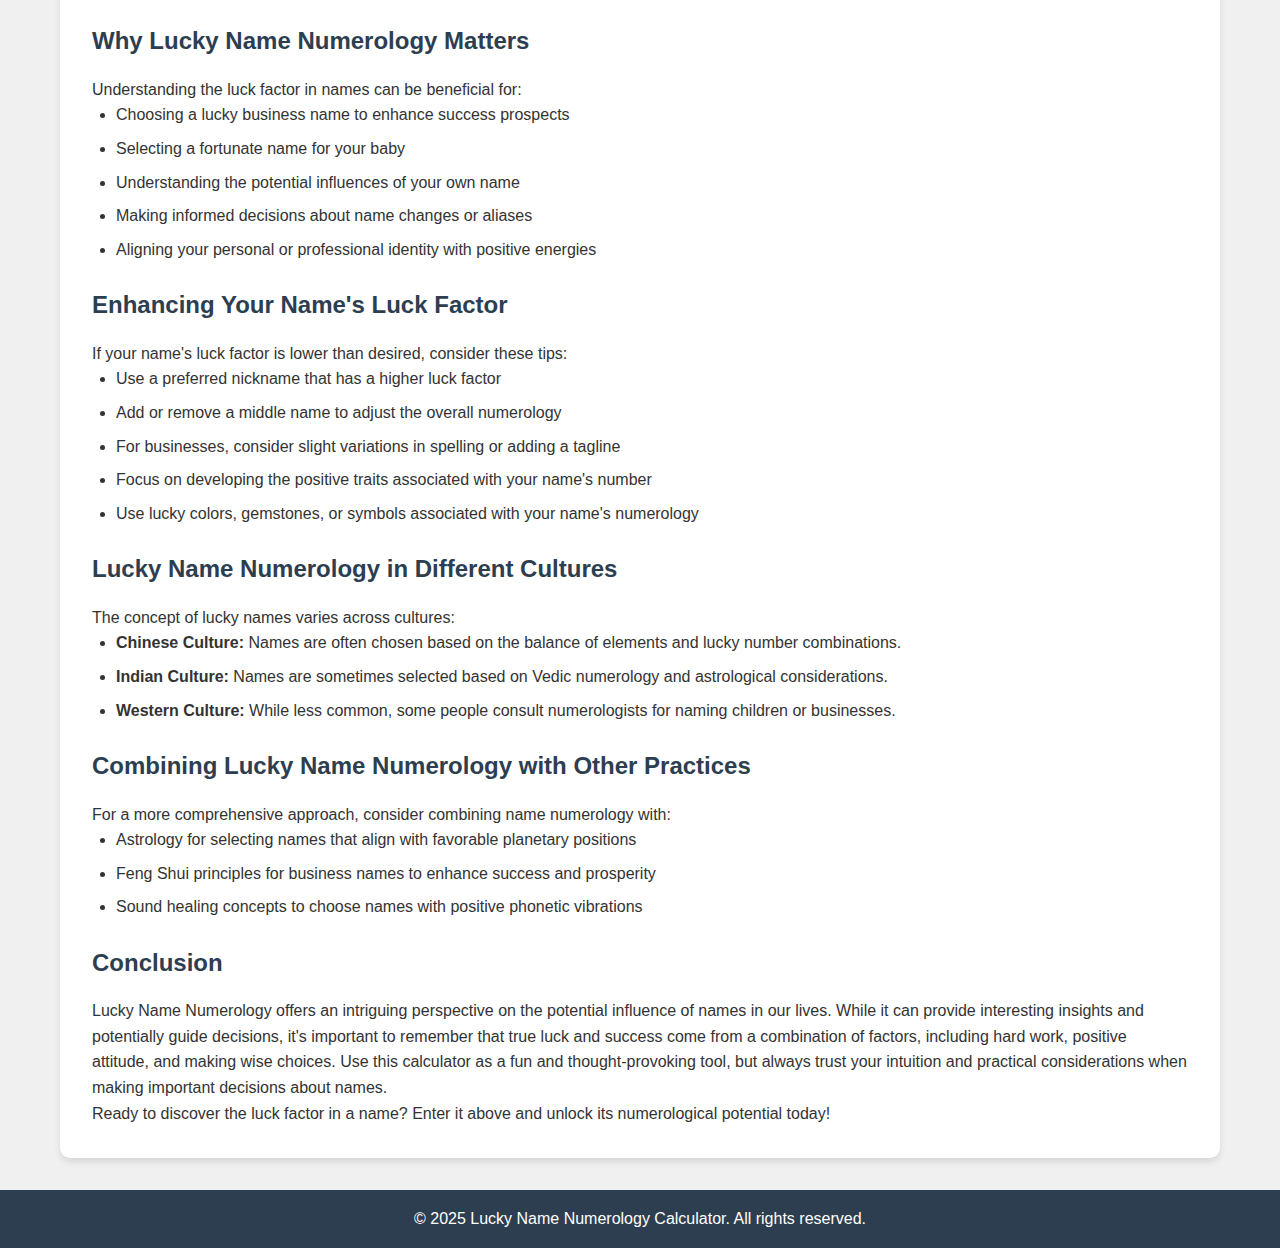
<file: lucky-name-numerology-calculator.html>
<!DOCTYPE html>
<html lang="en">
<head>
    <meta charset="UTF-8">
    <meta name="viewport" content="width=device-width, initial-scale=1.0">
    <title>Free Lucky Name Numerology Calculator</title>
    <meta name="description" content="Discover the luck factor in your name with our free Lucky Name Numerology Calculator. Uncover the hidden potential and positive energies associated with your name or choose a lucky name for your business or baby.">
    <meta name="keywords" content="Lucky Name Numerology, Name Luck Calculator, Numerology, Lucky Number, Name Analysis, Baby Name Numerology, Business Name Luck">
    <meta name="author" content="Brijesh Verma">
    <link rel="canonical" href="https://brij-star.github.io/numerology-calculator/lucky-name-numerology-calculator">
    <meta property="og:title" content="Free Lucky Name Numerology Calculator - Unlock Your Name's Potential">
    <meta property="og:description" content="Calculate the luck factor in your name using numerology. Find out if your name carries positive energies and learn how to enhance your luck through name numerology.">
    <meta property="og:type" content="website">
    <meta property="og:url" content="https://brij-star.github.io/numerology-calculator/lucky-name-numerology-calculator">
    <meta name="twitter:title" content="Free Lucky Name Numerology Calculator - Unlock Your Name's Potential">
    <meta name="twitter:description" content="Discover the hidden luck in your name with our easy-to-use numerology calculator. Perfect for personal names, business names, or choosing baby names.">
    <link rel="stylesheet" href="numerology-name.css">
</head>
<body>
    <header>
        <div class="container">
            <h1>Lucky Name Numerology Calculator</h1>
            <p>Unlock the hidden potential and positive energies in your name through the power of numerology.</p>
        </div>
    </header>
    <main class="container">
        <section class="hero">
            <h2>Calculate Your Name's Luck Factor</h2>
            <form id="numerologyForm">
                <input type="text" id="name" placeholder="Enter a name" required>
                <button type="submit">Calculate Luck</button>
            </form>
            <div id="result"></div>
        </section>
        <section class="content">
            <h2>About Lucky Name Numerology Calculator</h2>
            <p><b>Introduction:</b> Welcome to our Lucky Name Numerology Calculator! Names are more than just labels; they carry vibrations and energies that can influence our lives. This calculator helps you discover the luck factor associated with any name, be it your own, a potential business name, or a name for your baby.</p>

            <h2>What is Lucky Name Numerology?</h2>
            <p>Lucky Name Numerology is the practice of analyzing the numerical value of names to determine their potential for bringing positive energy and good fortune. It's based on the belief that certain number combinations are more auspicious than others and that aligning your name with these positive vibrations can enhance your luck in various aspects of life.</p>

            <h2>How to Use the Lucky Name Numerology Calculator</h2>
            <ol>
                <li><strong>Enter a Name:</strong> Type in any name you want to analyze - your name, a business name, or a potential baby name.</li>
                <li><strong>Click Calculate:</strong> Hit the "Calculate Luck" button to reveal the name's numerological luck factor.</li>
                <li><strong>Interpret Results:</strong> Read through the detailed interpretation provided to understand the name's potential influence on luck and success.</li>
            </ol>

            <h2>Understanding Your Lucky Name Numerology Results</h2>
            <p>The calculator provides insights into:</p>
            <ul>
                <li><strong>Luck Factor:</strong> A score indicating the overall luckiness of the name.</li>
                <li><strong>Name Number:</strong> The core numerological value of the name.</li>
                <li><strong>Lucky Attributes:</strong> Positive traits and potential areas of success associated with the name.</li>
                <li><strong>Challenges:</strong> Potential areas where extra effort might be needed to maintain luck.</li>
            </ul>

            <h2>The Significance of Numbers in Lucky Name Numerology</h2>
            <p>In lucky name numerology, each number is associated with certain qualities and levels of luck:</p>
            <ul>
                <li><strong>1:</strong> Leadership, new beginnings, independence</li>
                <li><strong>2:</strong> Harmony, partnership, diplomacy</li>
                <li><strong>3:</strong> Creativity, self-expression, joy</li>
                <li><strong>4:</strong> Stability, hard work, practicality</li>
                <li><strong>5:</strong> Change, adventure, versatility</li>
                <li><strong>6:</strong> Love, responsibility, nurturing</li>
                <li><strong>7:</strong> Spirituality, wisdom, introspection</li>
                <li><strong>8:</strong> Power, success, material abundance</li>
                <li><strong>9:</strong> Compassion, generosity, artistic talents</li>
            </ul>

            <h2>Why Lucky Name Numerology Matters</h2>
            <p>Understanding the luck factor in names can be beneficial for:</p>
            <ul>
                <li>Choosing a lucky business name to enhance success prospects</li>
                <li>Selecting a fortunate name for your baby</li>
                <li>Understanding the potential influences of your own name</li>
                <li>Making informed decisions about name changes or aliases</li>
                <li>Aligning your personal or professional identity with positive energies</li>
            </ul>

            <h2>Enhancing Your Name's Luck Factor</h2>
            <p>If your name's luck factor is lower than desired, consider these tips:</p>
            <ul>
                <li>Use a preferred nickname that has a higher luck factor</li>
                <li>Add or remove a middle name to adjust the overall numerology</li>
                <li>For businesses, consider slight variations in spelling or adding a tagline</li>
                <li>Focus on developing the positive traits associated with your name's number</li>
                <li>Use lucky colors, gemstones, or symbols associated with your name's numerology</li>
            </ul>

            <h2>Lucky Name Numerology in Different Cultures</h2>
            <p>The concept of lucky names varies across cultures:</p>
            <ul>
                <li><strong>Chinese Culture:</strong> Names are often chosen based on the balance of elements and lucky number combinations.</li>
                <li><strong>Indian Culture:</strong> Names are sometimes selected based on Vedic numerology and astrological considerations.</li>
                <li><strong>Western Culture:</strong> While less common, some people consult numerologists for naming children or businesses.</li>
            </ul>

            <h2>Combining Lucky Name Numerology with Other Practices</h2>
            <p>For a more comprehensive approach, consider combining name numerology with:</p>
            <ul>
                <li>Astrology for selecting names that align with favorable planetary positions</li>
                <li>Feng Shui principles for business names to enhance success and prosperity</li>
                <li>Sound healing concepts to choose names with positive phonetic vibrations</li>
            </ul>

            <h2>Conclusion</h2>
            <p>Lucky Name Numerology offers an intriguing perspective on the potential influence of names in our lives. While it can provide interesting insights and potentially guide decisions, it's important to remember that true luck and success come from a combination of factors, including hard work, positive attitude, and making wise choices. Use this calculator as a fun and thought-provoking tool, but always trust your intuition and practical considerations when making important decisions about names.</p>

            <p>Ready to discover the luck factor in a name? Enter it above and unlock its numerological potential today!</p>
        </section>
    </main>
    <footer>
        <p>&copy; 2025 Lucky Name Numerology Calculator. All rights reserved.</p>
    </footer>

    <script>
        document.getElementById('numerologyForm').addEventListener('submit', function(e) {
            e.preventDefault();
            const name = document.getElementById('name').value;
            const results = calculateLuckyNameNumerology(name);
            displayResult(results, name);
        });

        function calculateLuckyNameNumerology(name) {
            const luckyValues = {
                a: 1, b: 2, c: 3, d: 4, e: 5, f: 6, g: 7, h: 8, i: 9,
                j: 1, k: 2, l: 3, m: 4, n: 5, o: 6, p: 7, q: 8, r: 9,
                s: 1, t: 2, u: 3, v: 4, w: 5, x: 6, y: 7, z: 8
            };

            function sumDigits(num) {
                while (num > 9) {
                    num = num.toString().split('').reduce((sum, digit) => sum + parseInt(digit), 0);
                }
                return num;
            }

            const nameNumber = sumDigits(name.toLowerCase().split('').reduce((sum, char) => {
                return sum + (luckyValues[char] || 0);
            }, 0));

            const luckFactor = Math.min(10, Math.max(1, Math.round((nameNumber / 9) * 10)));

            return { nameNumber, luckFactor };
        }

        function displayResult(results, name) {
            const resultDiv = document.getElementById('result');
            const interpretations = {
                1: "New beginnings and independence. This name resonates with leadership and pioneering spirit.",
                2: "Harmony and cooperation. This name suggests diplomatic skills and the ability to work well with others.",
                3: "Creativity and self-expression. This name indicates artistic talents and a joyful approach to life.",
                4: "Stability and hard work. This name suggests reliability and the ability to build solid foundations.",
                5: "Change and adventure. This name resonates with versatility and the excitement of new experiences.",
                6: "Love and responsibility. This name indicates a nurturing nature and the ability to create harmony.",
                7: "Wisdom and spirituality. This name suggests a deep, introspective nature and the pursuit of knowledge.",
                8: "Power and material success. This name resonates with ambition and the potential for great achievements.",
                9: "Compassion and artistic expression. This name indicates humanitarian ideals and creative abilities."
            };

            const luckyAttributes = {
                1: ["Leadership", "Innovation", "Independence"],
                2: ["Diplomacy", "Cooperation", "Sensitivity"],
                3: ["Creativity", "Communication", "Optimism"],
                4: ["Reliability", "Organization", "Determination"],
                5: ["Adaptability", "Freedom", "Progressive thinking"],
                6: ["Harmony", "Responsibility", "Love"],
                7: ["Wisdom", "Analysis", "Intuition"],
                8: ["Authority", "Success", "Material abundance"],
                9: ["Compassion", "Artistic talent", "Humanitarianism"]
            };

            resultDiv.innerHTML = `
                <h3>Lucky Name Numerology Results for "${name}"</h3>
                <p><strong>Name Number: ${results.nameNumber}</strong></p>
                <p><strong>Luck Factor: ${results.luckFactor}/10</strong></p>
                <div class="interpretation">
                    <h4>Interpretation:</h4>
                    <p>${interpretations[results.nameNumber]}</p>
                </div>
                <h4>Lucky Attributes:</h4>
                <ul>
                    ${luckyAttributes[results.nameNumber].map(attr => `<li>${attr}</li>`).join('')}
                </ul>
                <h4>Enhancing Your Name's Luck:</h4>
                <p>To maximize the positive energies of this name:</p>
                <ul>
                    <li>Embrace and develop the lucky attributes associated with the number ${results.nameNumber}.</li>
                    <li>Use colors, gemstones, or symbols associated with the number ${results.nameNumber} to enhance its energy.</li>
                    <li>If the luck factor is lower than desired, consider using a nickname or adding a middle name to adjust the numerology.</li>
                </ul>
                <p>Remember, while numerology can offer interesting insights, true luck comes from a combination of positive attitude, hard work, and making wise choices. Use this information as a guide, but trust your own judgment in life decisions.</p>
            `;
            resultDiv.style.display = 'block';
            resultDiv.scrollIntoView({ behavior: 'smooth' });
        }
    </script>
</body>
</html>
</file>
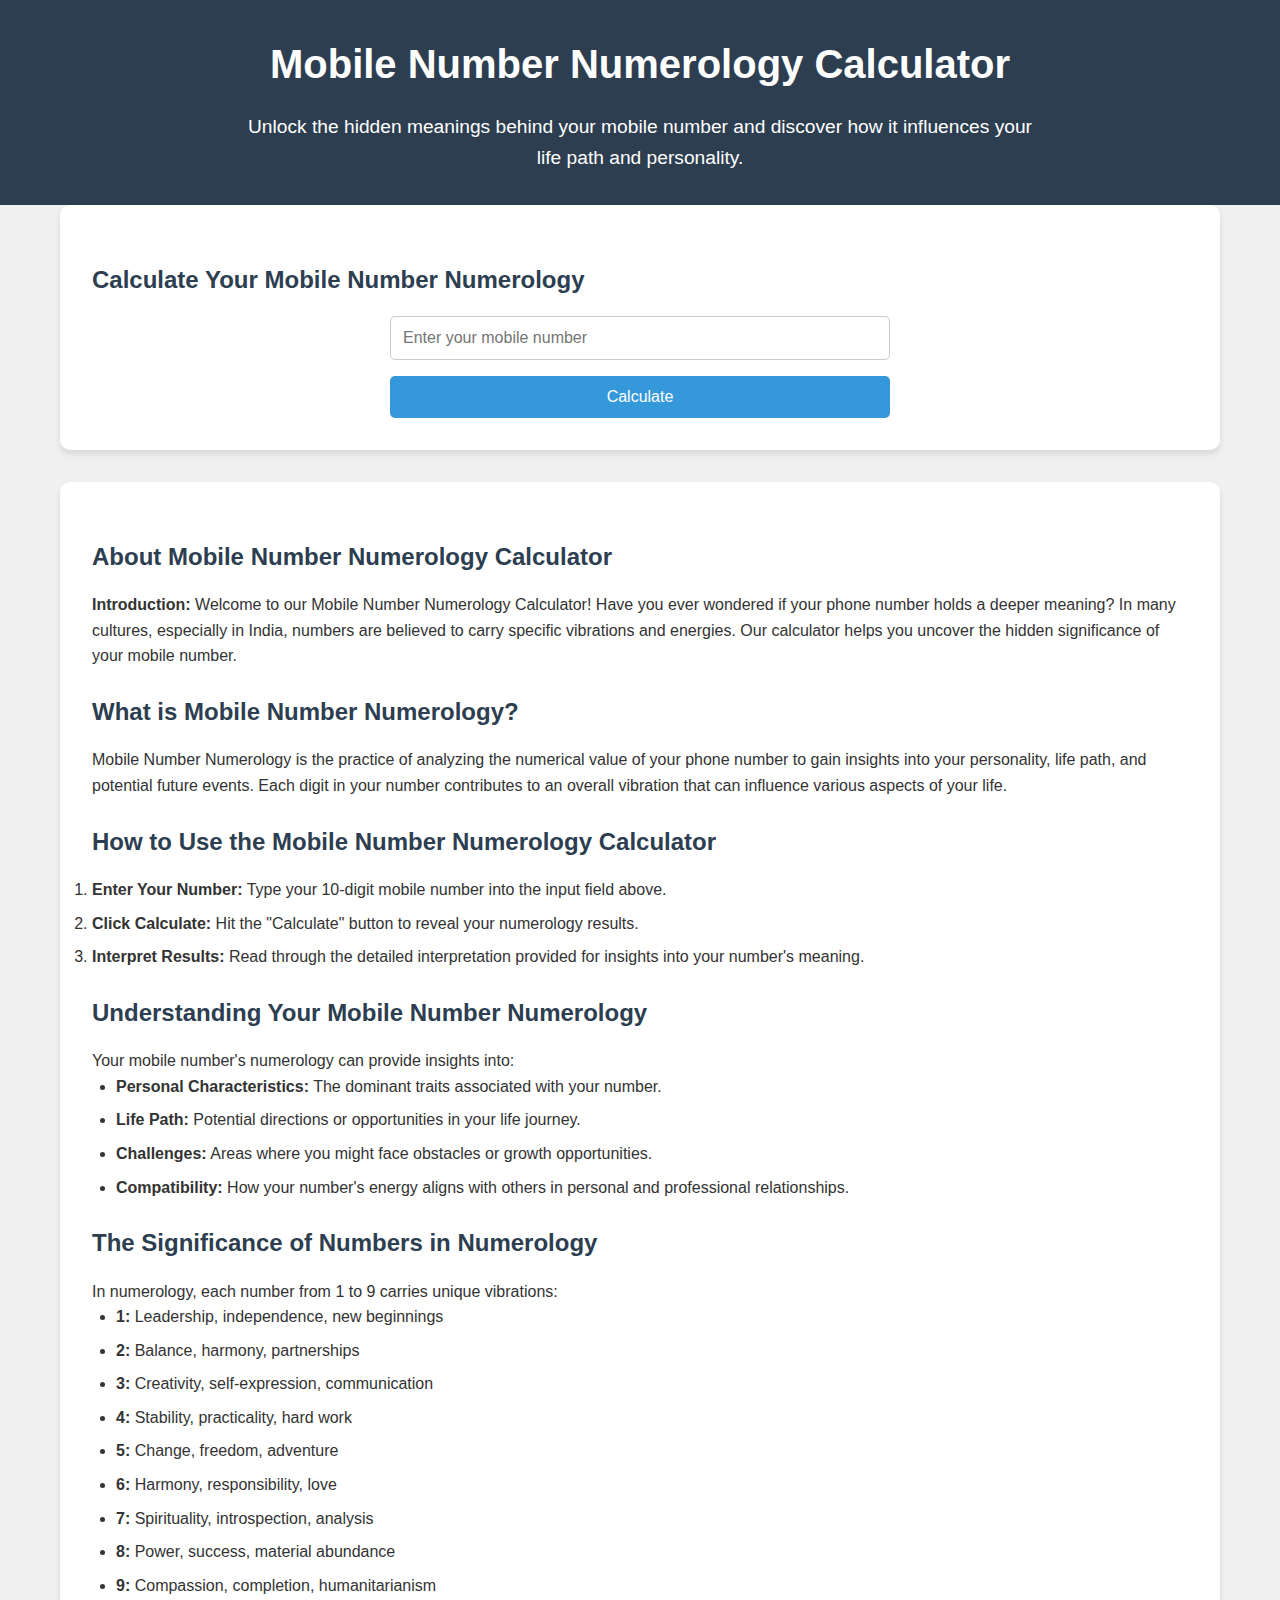
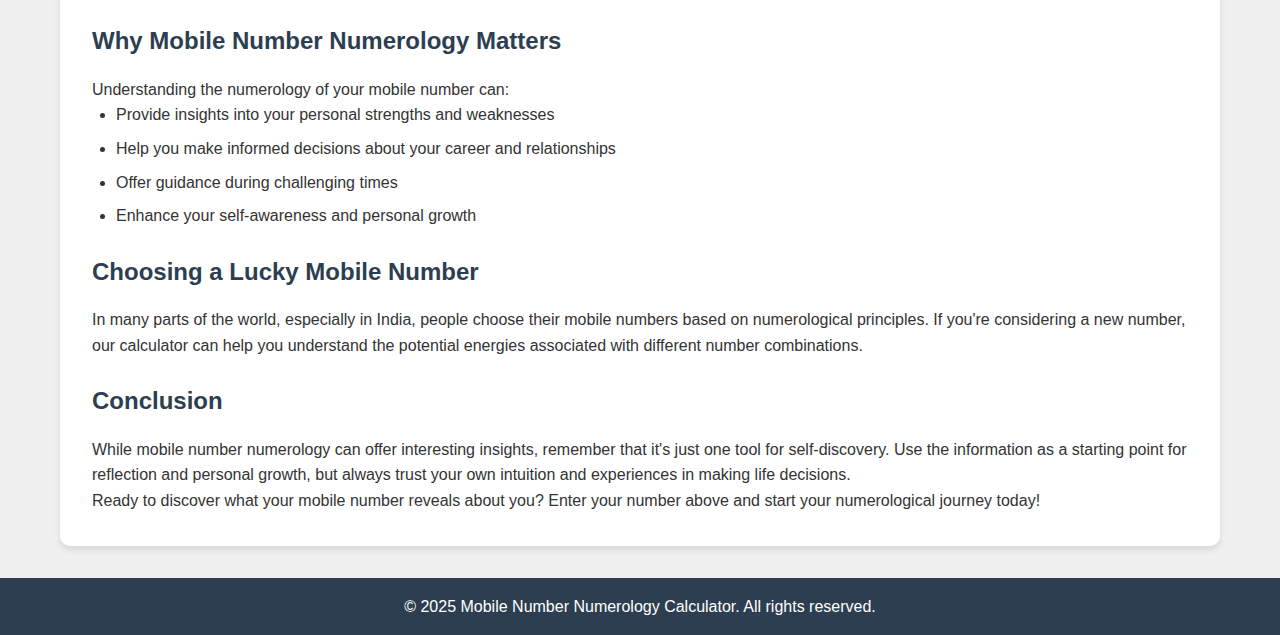
<file: mobile-number-numerology-calculator.html>
<!DOCTYPE html>
<html lang="en">
<head>
    <meta charset="UTF-8">
    <meta name="viewport" content="width=device-width, initial-scale=1.0">
    <title>Free Mobile Number Numerology Calculator</title>
    <meta name="description" content="Discover the hidden meanings behind your mobile number with our free Mobile Number Numerology Calculator. Gain insights into your personality, strengths, and life path. Start your numerology journey today!">
    <meta name="keywords" content="Mobile Number Numerology Calculator, Numerology by Phone Number, Free Mobile Numerology, Life Path Number, Numerology Insights, Number Vibrations, Online Numerology Calculator">
    <meta name="author" content="Brijesh Verma">
    <link rel="canonical" href="https://brij-star.github.io/numerology-calculator/mobile-number-numerology-calculator">
    <meta property="og:title" content="Free Mobile Number Numerology Calculator - Unlock the Secrets of Your Phone Number">
    <meta property="og:description" content="Explore the mysteries of your mobile number with our free Mobile Number Numerology Calculator. Uncover your life path, strengths, and personality insights in just a few clicks.">
    <meta property="og:type" content="website">
    <meta property="og:url" content="https://brij-star.github.io/numerology-calculator/mobile-number-numerology-calculator">
    <meta name="twitter:title" content="Free Mobile Number Numerology Calculator - Unlock the Secrets of Your Phone Number">
    <meta name="twitter:description" content="Discover your numerology insights instantly with our Mobile Number Numerology Calculator. Find your life path and personality traits by just entering your mobile number.">
    <link rel="stylesheet" href="numerology-name.css">
</head>
<body>
    <header>
        <div class="container">
            <h1>Mobile Number Numerology Calculator</h1>
            <p>Unlock the hidden meanings behind your mobile number and discover how it influences your life path and personality.</p>
        </div>
    </header>
    <main class="container">
        <section class="hero">
            <h2>Calculate Your Mobile Number Numerology</h2>
            <form id="numerologyForm">
                <input type="tel" id="mobileNumber" placeholder="Enter your mobile number" required pattern="[0-9]{10}">
                <button type="submit">Calculate</button>
            </form>
            <div id="result"></div>
        </section>
        <section class="content">
            <h2>About Mobile Number Numerology Calculator</h2>
            <p><b>Introduction:</b> Welcome to our Mobile Number Numerology Calculator! Have you ever wondered if your phone number holds a deeper meaning? In many cultures, especially in India, numbers are believed to carry specific vibrations and energies. Our calculator helps you uncover the hidden significance of your mobile number.</p>

            <h2>What is Mobile Number Numerology?</h2>
            <p>Mobile Number Numerology is the practice of analyzing the numerical value of your phone number to gain insights into your personality, life path, and potential future events. Each digit in your number contributes to an overall vibration that can influence various aspects of your life.</p>

            <h2>How to Use the Mobile Number Numerology Calculator</h2>
            <ol>
                <li><strong>Enter Your Number:</strong> Type your 10-digit mobile number into the input field above.</li>
                <li><strong>Click Calculate:</strong> Hit the "Calculate" button to reveal your numerology results.</li>
                <li><strong>Interpret Results:</strong> Read through the detailed interpretation provided for insights into your number's meaning.</li>
            </ol>

            <h2>Understanding Your Mobile Number Numerology</h2>
            <p>Your mobile number's numerology can provide insights into:</p>
            <ul>
                <li><strong>Personal Characteristics:</strong> The dominant traits associated with your number.</li>
                <li><strong>Life Path:</strong> Potential directions or opportunities in your life journey.</li>
                <li><strong>Challenges:</strong> Areas where you might face obstacles or growth opportunities.</li>
                <li><strong>Compatibility:</strong> How your number's energy aligns with others in personal and professional relationships.</li>
            </ul>

            <h2>The Significance of Numbers in Numerology</h2>
            <p>In numerology, each number from 1 to 9 carries unique vibrations:</p>
            <ul>
                <li><strong>1:</strong> Leadership, independence, new beginnings</li>
                <li><strong>2:</strong> Balance, harmony, partnerships</li>
                <li><strong>3:</strong> Creativity, self-expression, communication</li>
                <li><strong>4:</strong> Stability, practicality, hard work</li>
                <li><strong>5:</strong> Change, freedom, adventure</li>
                <li><strong>6:</strong> Harmony, responsibility, love</li>
                <li><strong>7:</strong> Spirituality, introspection, analysis</li>
                <li><strong>8:</strong> Power, success, material abundance</li>
                <li><strong>9:</strong> Compassion, completion, humanitarianism</li>
            </ul>

            <h2>Why Mobile Number Numerology Matters</h2>
            <p>Understanding the numerology of your mobile number can:</p>
            <ul>
                <li>Provide insights into your personal strengths and weaknesses</li>
                <li>Help you make informed decisions about your career and relationships</li>
                <li>Offer guidance during challenging times</li>
                <li>Enhance your self-awareness and personal growth</li>
            </ul>

            <h2>Choosing a Lucky Mobile Number</h2>
            <p>In many parts of the world, especially in India, people choose their mobile numbers based on numerological principles. If you're considering a new number, our calculator can help you understand the potential energies associated with different number combinations.</p>

            <h2>Conclusion</h2>
            <p>While mobile number numerology can offer interesting insights, remember that it's just one tool for self-discovery. Use the information as a starting point for reflection and personal growth, but always trust your own intuition and experiences in making life decisions.</p>

            <p>Ready to discover what your mobile number reveals about you? Enter your number above and start your numerological journey today!</p>
        </section>
    </main>
    <footer>
        <p>&copy; 2025 Mobile Number Numerology Calculator. All rights reserved.</p>
    </footer>

    <script>
        document.getElementById('numerologyForm').addEventListener('submit', function(e) {
            e.preventDefault();
            const mobileNumber = document.getElementById('mobileNumber').value;
            const numerologyValue = calculateMobileNumerology(mobileNumber);
            displayResult(numerologyValue, mobileNumber);
        });

        function calculateMobileNumerology(number) {
            let total = number.split('').reduce((sum, digit) => sum + parseInt(digit), 0);
            
            while (total > 9 && total !== 11 && total !== 22 && total !== 33) {
                total = String(total).split('').reduce((sum, digit) => sum + parseInt(digit), 0);
            }
            
            return total;
        }

        function displayResult(value, number) {
            const resultDiv = document.getElementById('result');
            const interpretations = {
                1: "Your mobile number resonates with leadership and new beginnings. You're likely to be independent, innovative, and ambitious. This number encourages you to take initiative and forge your own path.",
                2: "Your mobile number vibrates with harmony and cooperation. You excel in partnerships and have a natural ability to mediate conflicts. This number suggests you're intuitive and diplomatic.",
                3: "Creativity and self-expression are highlighted by your mobile number. You likely have excellent communication skills and a vibrant personality. This number encourages you to express yourself and enjoy life's pleasures.",
                4: "Your mobile number indicates stability and practicality. You're likely to be hardworking, reliable, and organized. This number suggests you excel in building solid foundations in all areas of life.",
                5: "Change and freedom are key themes in your mobile number. You're adaptable, versatile, and love new experiences. This number encourages you to embrace change and seek adventure.",
                6: "Your mobile number resonates with harmony and responsibility. You likely have a nurturing nature and excel in caregiving roles. This number suggests you find fulfillment in helping others and creating balance.",
                7: "Spirituality and introspection are highlighted by your mobile number. You have a analytical mind and a thirst for knowledge. This number encourages deep thinking and spiritual exploration.",
                8: "Your mobile number vibrates with power and material success. You have strong leadership qualities and the potential for financial prosperity. This number encourages you to embrace your personal power.",
                9: "Compassion and humanitarianism are key themes in your mobile number. You likely have a global perspective and a desire to make a positive impact. This number encourages you to serve others and work towards the greater good.",
                11: "As a master number, 11 in your mobile number indicates high intuition and spiritual insight. You have the potential for inspired leadership and spiritual awakening.",
                22: "The master number 22 in your mobile number suggests you have the potential to be a master builder. You can turn big dreams into reality and make a significant impact on the world.",
                33: "The rare master number 33 in your mobile number indicates potential for compassionate leadership. You have the capacity to be a nurturing teacher or healer with a significant positive influence."
            };

            resultDiv.innerHTML = `
                <h3>Numerology Results for ${number}</h3>
                <p><strong>Your Mobile Number's Numerology Value: ${value}</strong></p>
                <div class="interpretation">
                    <h4>Interpretation:</h4>
                    <p>${interpretations[value]}</p>
                </div>
                <h4>What This Means For You:</h4>
                <ul>
                    <li><strong>Personal Vibration:</strong> Your mobile number emits this energy, potentially influencing your daily experiences.</li>
                    <li><strong>Life Path Insights:</strong> This number can offer clues about your life's direction and potential opportunities.</li>
                    <li><strong>Strengths to Develop:</strong> Focus on cultivating the positive traits associated with your number.</li>
                    <li><strong>Potential Challenges:</strong> Be aware of possible pitfalls or areas for personal growth related to your number.</li>
                </ul>
                <p>Remember, numerology is one perspective among many. Use these insights for reflection, but always trust your own judgment and experiences in navigating life's journey.</p>
            `;
            resultDiv.style.display = 'block';
            resultDiv.scrollIntoView({ behavior: 'smooth' });
        }
    </script>
</body>
</html>
</file>
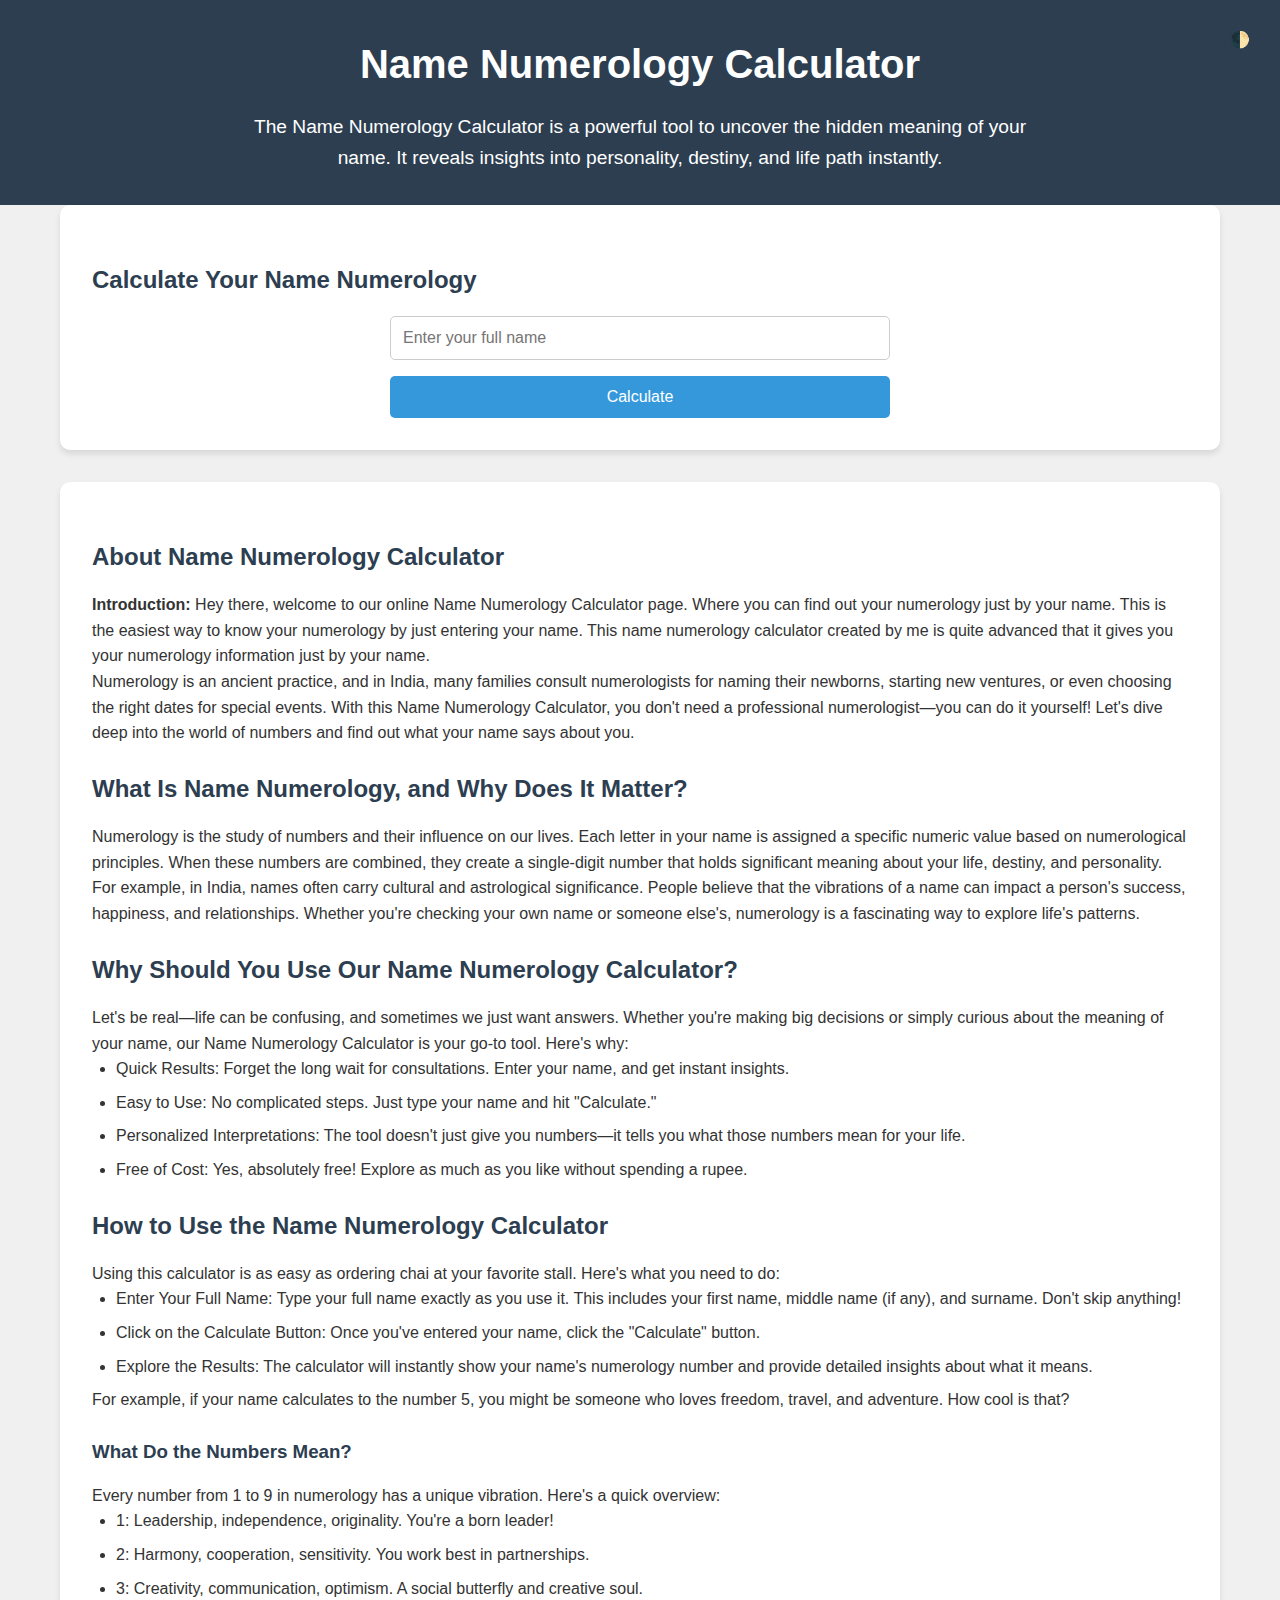
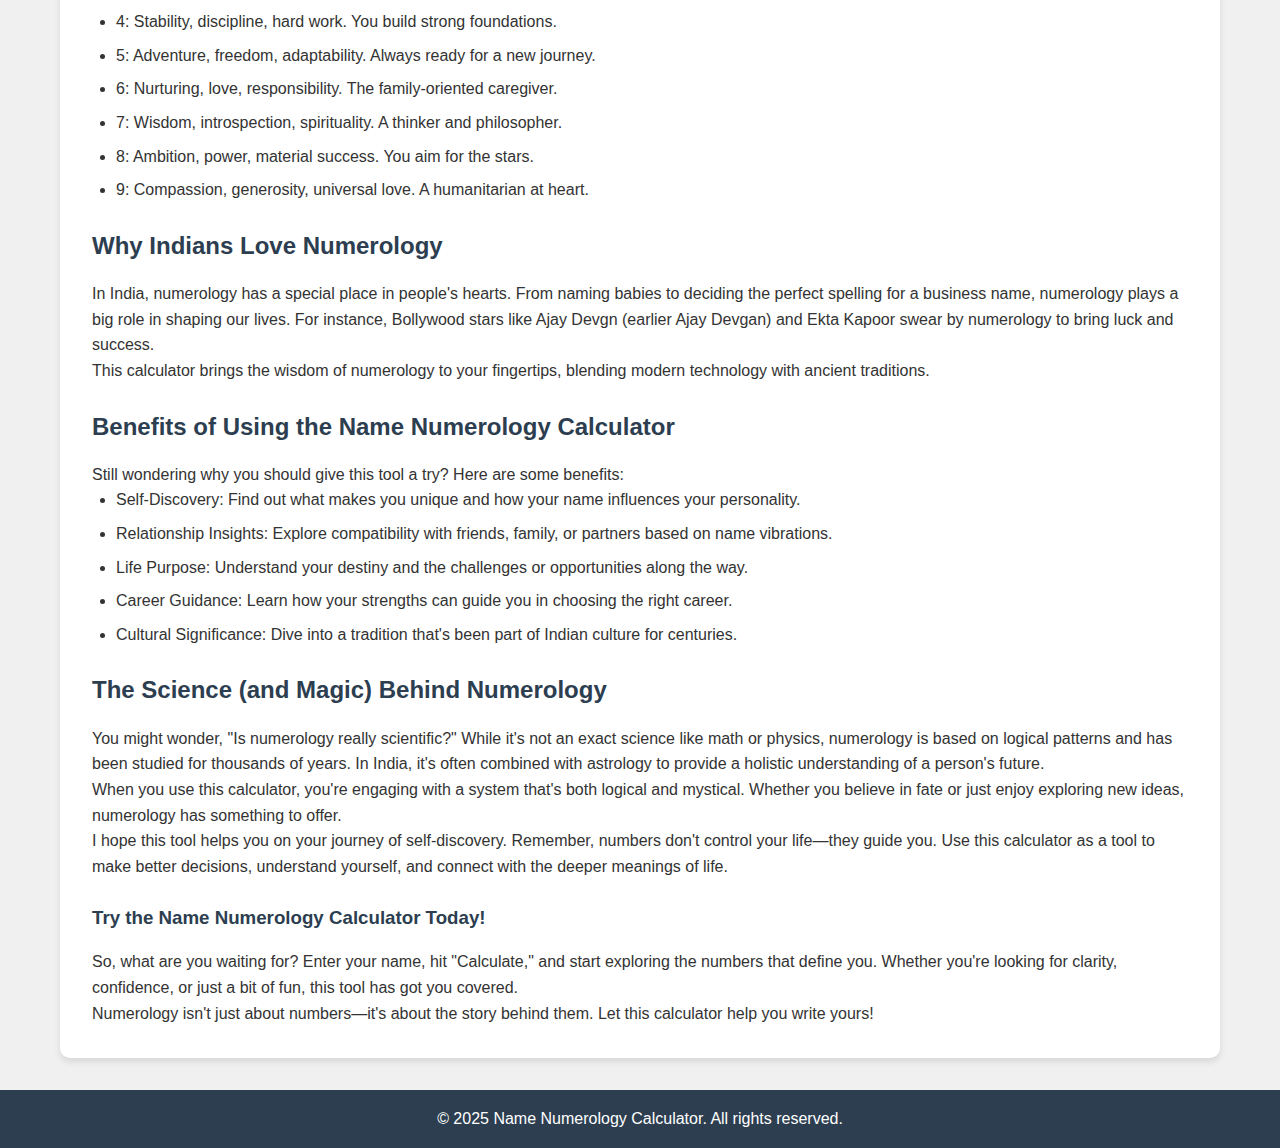
<file: name-numerology-calculator.html>
<!DOCTYPE html>
<html lang="en">
    <head>
        <meta charset="UTF-8">
        <meta name="viewport" content="width=device-width, initial-scale=1.0">
        <title>Free Name Numerology Calculator</title>
        <meta name="description" content="Discover the hidden meanings behind your name with our free Name Numerology Calculator. Gain insights into your personality, strengths, and life path. Start your numerology journey today!">
        <meta name="keywords" content="Name Numerology Calculator, Numerology by Name, Free Name Numerology, Life Path Number, Numerology Insights, Name Vibrations, Online Numerology Calculator">
        <meta name="author" content="Brijesh Verma">
        <link rel="canonical" href="https://brij-star.github.io/numerology-calculator/name-numerology-calculator">
        <meta property="og:title" content="Free Name Numerology Calculator - Unlock the Secrets of Your Name">
        <meta property="og:description" content="Explore the mysteries of your name with our free Name Numerology Calculator. Uncover your life path, strengths, and personality insights in just a few clicks.">
        <meta property="og:type" content="website">
        <meta property="og:url" content="https://brij-star.github.io/numerology-calculator/name-numerology-calculator">
        <meta name="twitter:title" content="Free Name Numerology Calculator - Unlock the Secrets of Your Name">
        <meta name="twitter:description" content="Discover your numerology insights instantly with our Name Numerology Calculator. Find your life path and personality traits by just entering your name.">
        <link rel="stylesheet" href="numerology-name.css">
    </head>
    
<body>
    <button class="dark-mode-toggle" id="darkModeToggle">🌓</button>
    <header>
        <div class="container">
            <h1>Name Numerology Calculator</h1>
            <p>The Name Numerology Calculator is a powerful tool to uncover the hidden meaning of your name. It reveals insights into personality, destiny, and life path instantly.</p>
        </div>
    </header>
    <main class="container">
        <section class="hero">
            <h2>Calculate Your Name Numerology</h2>
            <form id="numerologyForm">
                <input type="text" id="name" placeholder="Enter your full name" required>
                <button type="submit">Calculate</button>
            </form>
            <div id="result"></div>
        </section>
        <section class="content">
            <h2>About Name Numerology Calculator</h2>
            <p><b>Introduction:</b> Hey there, welcome to our online Name Numerology Calculator page. Where you can find out your numerology just by your name. This is the easiest way to know your numerology by just entering your name. This name numerology calculator created by me is quite advanced that it gives you your numerology information just by your name.</p>

            <p>Numerology is an ancient practice, and in India, many families consult numerologists for naming their newborns, starting new ventures, or even choosing the right dates for special events. With this Name Numerology Calculator, you don't need a professional numerologist—you can do it yourself! Let's dive deep into the world of numbers and find out what your name says about you.</p>

            <h2>What Is Name Numerology, and Why Does It Matter?</h2>
            <p>Numerology is the study of numbers and their influence on our lives. Each letter in your name is assigned a specific numeric value based on numerological principles. When these numbers are combined, they create a single-digit number that holds significant meaning about your life, destiny, and personality.</p>

            <p>For example, in India, names often carry cultural and astrological significance. People believe that the vibrations of a name can impact a person's success, happiness, and relationships. Whether you're checking your own name or someone else's, numerology is a fascinating way to explore life's patterns.</p>

            <h2>Why Should You Use Our Name Numerology Calculator?</h2>
            <p>Let's be real—life can be confusing, and sometimes we just want answers. Whether you're making big decisions or simply curious about the meaning of your name, our Name Numerology Calculator is your go-to tool. Here's why:</p>

            <ul>
                <li>Quick Results: Forget the long wait for consultations. Enter your name, and get instant insights.</li>
                <li>Easy to Use: No complicated steps. Just type your name and hit "Calculate."</li>
                <li>Personalized Interpretations: The tool doesn't just give you numbers—it tells you what those numbers mean for your life.</li>
                <li>Free of Cost: Yes, absolutely free! Explore as much as you like without spending a rupee.</li>
            </ul>

            <h2>How to Use the Name Numerology Calculator</h2>
            <p>Using this calculator is as easy as ordering chai at your favorite stall. Here's what you need to do:</p>
            <ul>
                <li>Enter Your Full Name: Type your full name exactly as you use it. This includes your first name, middle name (if any), and surname. Don't skip anything!</li>
                <li>Click on the Calculate Button: Once you've entered your name, click the "Calculate" button.</li>
                <li>Explore the Results: The calculator will instantly show your name's numerology number and provide detailed insights about what it means.</li>
            </ul>
            <p>For example, if your name calculates to the number 5, you might be someone who loves freedom, travel, and adventure. How cool is that?</p>

            <h3>What Do the Numbers Mean?</h3>
            <p>Every number from 1 to 9 in numerology has a unique vibration. Here's a quick overview:</p>
            <ul>
                <li>1: Leadership, independence, originality. You're a born leader!</li>
                <li>2: Harmony, cooperation, sensitivity. You work best in partnerships.</li>
                <li>3: Creativity, communication, optimism. A social butterfly and creative soul.</li>
                <li>4: Stability, discipline, hard work. You build strong foundations.</li>
                <li>5: Adventure, freedom, adaptability. Always ready for a new journey.</li>
                <li>6: Nurturing, love, responsibility. The family-oriented caregiver.</li>
                <li>7: Wisdom, introspection, spirituality. A thinker and philosopher.</li>
                <li>8: Ambition, power, material success. You aim for the stars.</li>
                <li>9: Compassion, generosity, universal love. A humanitarian at heart.</li>
            </ul>

            <h2>Why Indians Love Numerology</h2>
            <p>In India, numerology has a special place in people's hearts. From naming babies to deciding the perfect spelling for a business name, numerology plays a big role in shaping our lives. For instance, Bollywood stars like Ajay Devgn (earlier Ajay Devgan) and Ekta Kapoor swear by numerology to bring luck and success.</p>

            <p>This calculator brings the wisdom of numerology to your fingertips, blending modern technology with ancient traditions.</p>

            <h2>Benefits of Using the Name Numerology Calculator</h2>
            <p>Still wondering why you should give this tool a try? Here are some benefits:</p>
            <ul>
                <li>Self-Discovery: Find out what makes you unique and how your name influences your personality.</li>
                <li>Relationship Insights: Explore compatibility with friends, family, or partners based on name vibrations.</li>
                <li>Life Purpose: Understand your destiny and the challenges or opportunities along the way.</li>
                <li>Career Guidance: Learn how your strengths can guide you in choosing the right career.</li>
                <li>Cultural Significance: Dive into a tradition that's been part of Indian culture for centuries.</li>
            </ul>

            <h2>The Science (and Magic) Behind Numerology</h2>
            <p>You might wonder, "Is numerology really scientific?" While it's not an exact science like math or physics, numerology is based on logical patterns and has been studied for thousands of years. In India, it's often combined with astrology to provide a holistic understanding of a person's future.</p>

            <p>When you use this calculator, you're engaging with a system that's both logical and mystical. Whether you believe in fate or just enjoy exploring new ideas, numerology has something to offer.</p>

            <p>I hope this tool helps you on your journey of self-discovery. Remember, numbers don't control your life—they guide you. Use this calculator as a tool to make better decisions, understand yourself, and connect with the deeper meanings of life.</p>

            <h3>Try the Name Numerology Calculator Today!</h3>
            <p>So, what are you waiting for? Enter your name, hit "Calculate," and start exploring the numbers that define you. Whether you're looking for clarity, confidence, or just a bit of fun, this tool has got you covered.</p>

            <p>Numerology isn't just about numbers—it's about the story behind them. Let this calculator help you write yours!</p>
        </section>
    </main>
    <footer>
        <p>&copy; 2025 Name Numerology Calculator. All rights reserved.</p>
    </footer>

    <script>
        document.getElementById('numerologyForm').addEventListener('submit', function(e) {
            e.preventDefault();
            const name = document.getElementById('name').value.toLowerCase();
            const numerologyValue = calculateNumerology(name);
            displayResult(numerologyValue, name);
        });

        function calculateNumerology(name) {
            const letterValues = {
                a: 1, b: 2, c: 3, d: 4, e: 5, f: 6, g: 7, h: 8, i: 9,
                j: 1, k: 2, l: 3, m: 4, n: 5, o: 6, p: 7, q: 8, r: 9,
                s: 1, t: 2, u: 3, v: 4, w: 5, x: 6, y: 7, z: 8
            };
            
            let total = 0;
            for (let char of name) {
                if (letterValues[char]) {
                    total += letterValues[char];
                }
            }
            
            // Reduce to a single digit, except for master numbers
            while (total > 9 && total !== 11 && total !== 22 && total !== 33) {
                total = String(total).split('').reduce((sum, digit) => sum + parseInt(digit), 0);
            }
            
            return total;
        }

        function displayResult(value, name) {
            const resultDiv = document.getElementById('result');
            const interpretations = {
                1: "Number 1 represents leadership, independence, and originality. You are a natural born leader with strong willpower and determination. Your creative and innovative ideas often put you at the forefront of new ventures.",
                2: "Number 2 signifies harmony, cooperation, and sensitivity. You have a diplomatic nature and excel in partnerships. Your intuition and ability to maintain balance make you an excellent mediator and team player.",
                3: "Number 3 is associated with self-expression, creativity, and social interaction. You have a natural charm and optimism that draws others to you. Your artistic talents and communication skills can lead to success in creative fields.",
                4: "Number 4 represents stability, hard work, and practicality. You are dependable and have a strong sense of order and discipline. Your methodical approach to life ensures that you build solid foundations in all your endeavors.",
                5: "Number 5 signifies freedom, adaptability, and progressive thinking. You thrive on change and have an adventurous spirit. Your versatility and quick-thinking allow you to excel in dynamic environments.",
                6: "Number 6 is linked to responsibility, love, and nurturing. You have a caring nature and often find yourself in roles where you can help and support others. Your sense of harmony and balance makes you an excellent problem-solver.",
                7: "Number 7 represents wisdom, introspection, and spiritual growth. You have an analytical mind and a thirst for knowledge. Your intuitive and philosophical nature often leads you to profound insights and discoveries.",
                8: "Number 8 signifies personal power, authority, and material success. You have strong leadership qualities and the ability to achieve great things in the material world. Your ambition and organizational skills can lead to significant accomplishments.",
                9: "Number 9 is associated with compassion, selflessness, and universal love. You have a humanitarian outlook and often feel a sense of global responsibility. Your idealism and empathy can inspire others to make positive changes in the world.",
                11: "Master Number 11 is a high-octane version of the number 2. It represents intuition, insight, and enlightenment. You have a strong spiritual connection and the potential to be an inspirational teacher or leader.",
                22: "Master Number 22 is known as the Master Builder. It amplifies the traits of number 4 and represents the ability to turn dreams into reality on a large scale. You have the potential to achieve great things that benefit many.",
                33: "Master Number 33 is the Master Teacher. It combines the nurturing aspects of 6 with the spiritual wisdom of 11, representing compassionate leadership and spiritual enlightenment. You have the potential to make a significant positive impact on the world."
            };

            resultDiv.innerHTML = `
                <h3>Numerology Results for ${name}</h3>
                <p><strong>Your Name's Numerology Value: ${value}</strong></p>
                <div class="interpretation">
                    <h4>Interpretation:</h4>
                    <p>${interpretations[value]}</p>
                </div>
                <h4>What This Means For You:</h4>
                <ul>
                    <li>Core Essence: This number represents the fundamental vibration of your name and reveals your core personality traits and potential.</li>
                    <li>Life Path: It can indicate the general direction your life may take and the types of opportunities and challenges you might encounter.</li>
                    <li>Personal Strengths: The qualities associated with your number highlight your natural talents and abilities.</li>
                    <li>Areas for Growth: Understanding your number can also reveal areas where you might face challenges or need to develop further.</li>
                </ul>
                <p>Remember, numerology is just one tool for self-discovery. Use these insights as a starting point for personal reflection and growth.</p>
            `;
            resultDiv.style.display = 'block';
            resultDiv.scrollIntoView({ behavior: 'smooth' });
        }

        // Dark mode toggle functionality
        const darkModeToggle = document.getElementById('darkModeToggle');
        const body = document.body;

        darkModeToggle.addEventListener('click', () => {
            body.classList.toggle('dark-mode');
            if (body.classList.contains('dark-mode')) {
                darkModeToggle.textContent = '☀️';
            } else {
                darkModeToggle.textContent = '🌓';
            }
        });
    </script>
</body>
</html>
</file>
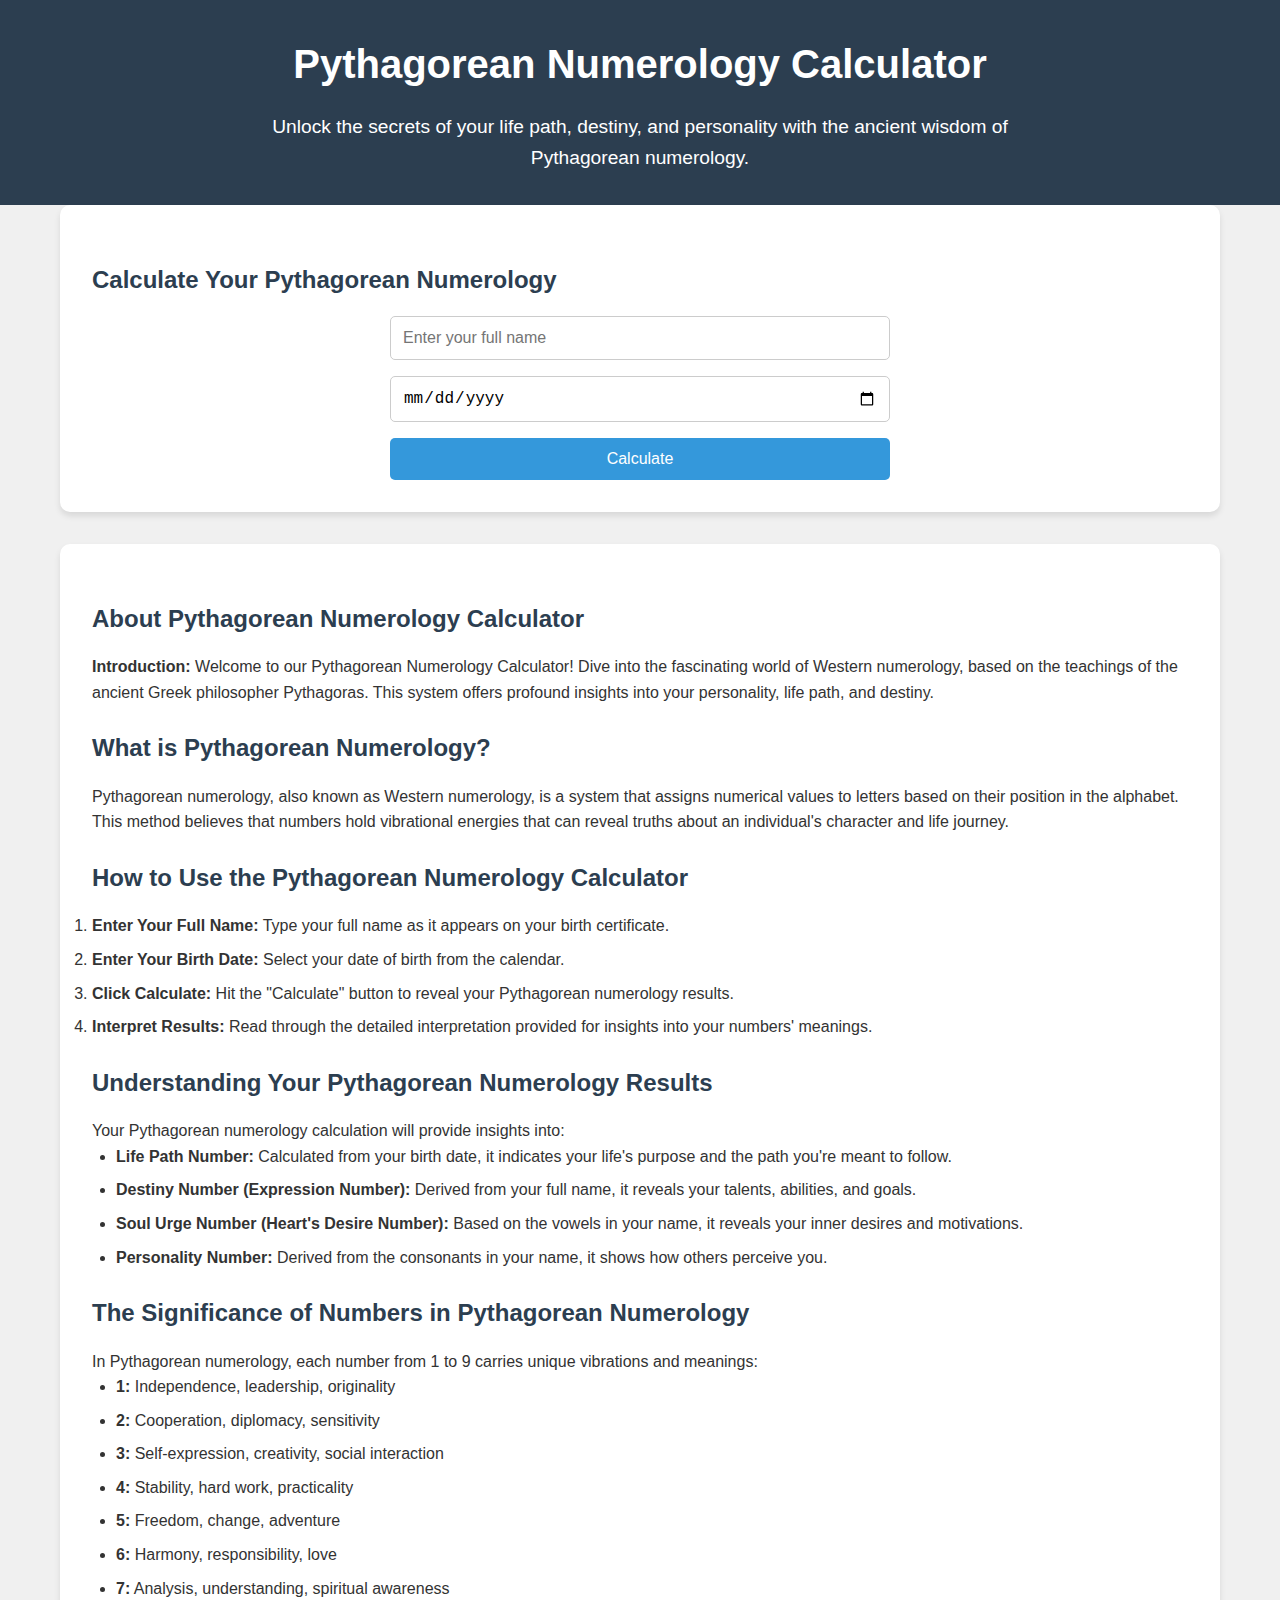
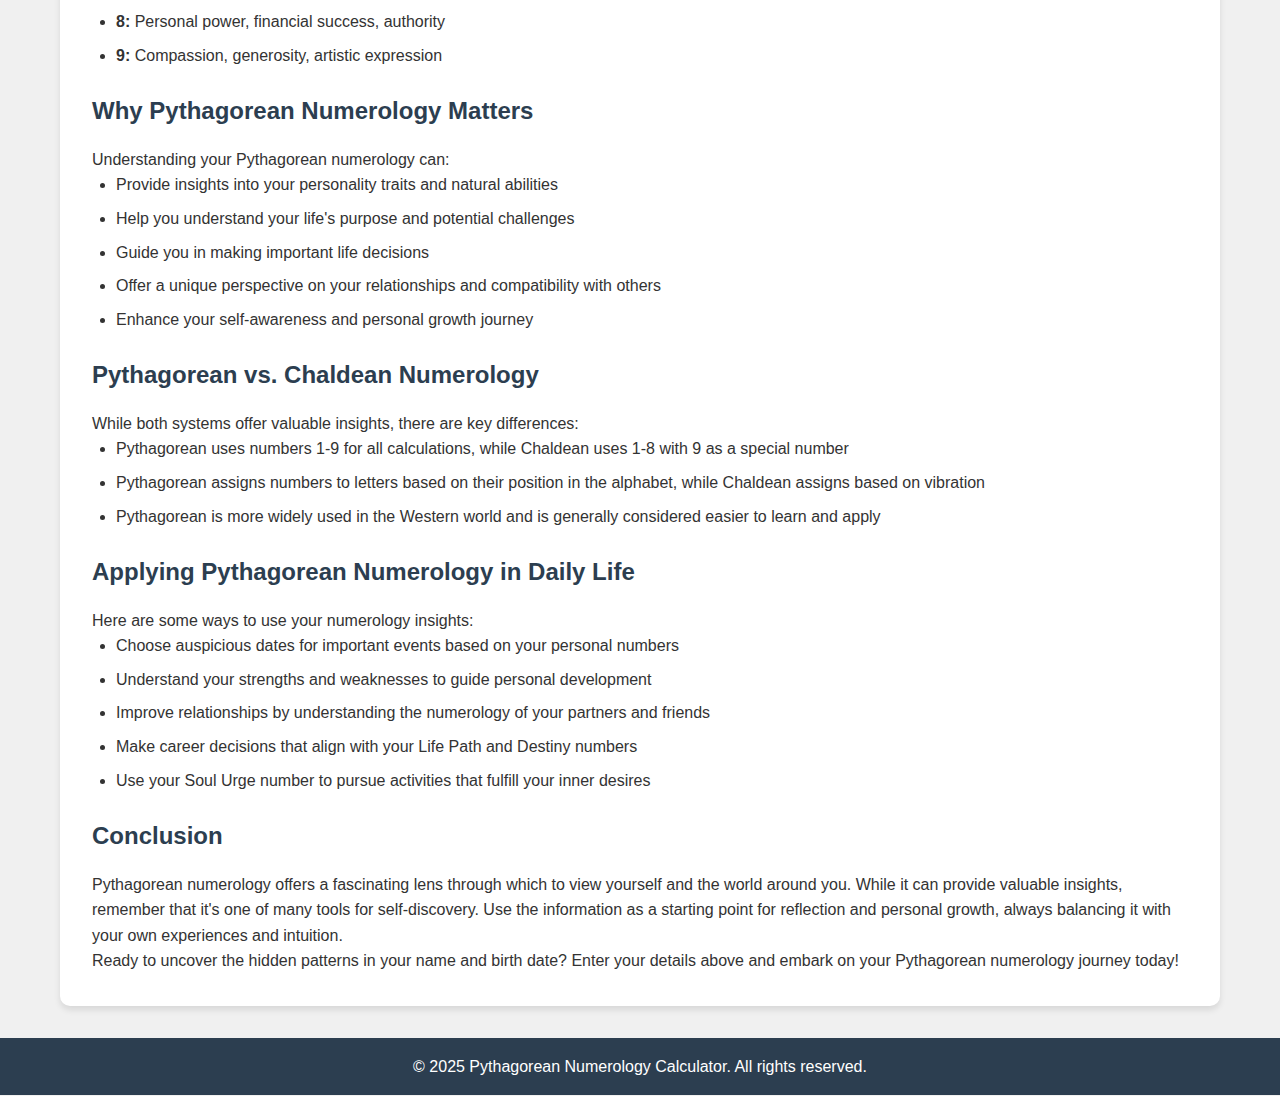
<file: pythagorean-numerology-calculator.html>
<!DOCTYPE html>
<html lang="en">
<head>
    <meta charset="UTF-8">
    <meta name="viewport" content="width=device-width, initial-scale=1.0">
    <title>Free Pythagorean Numerology Calculator</title>
    <meta name="description" content="Discover the power of Pythagorean numerology with our free calculator. Uncover insights into your personality, life path, and destiny based on your name and birth date.">
    <meta name="keywords" content="Pythagorean Numerology Calculator, Western Numerology, Free Numerology, Life Path Number, Destiny Number, Name Analysis, Birth Date Numerology">
    <meta name="author" content="Brijesh Verma">
    <link rel="canonical" href="https://brij-star.github.io/numerology-calculator/pythagorean-numerology-calculator">
    <meta property="og:title" content="Free Pythagorean Numerology Calculator - Unlock Your Life's Secrets">
    <meta property="og:description" content="Explore the depths of your personality and life path with our Pythagorean Numerology Calculator. Gain insights based on ancient wisdom, tailored to your name and birth date.">
    <meta property="og:type" content="website">
    <meta property="og:url" content="https://brij-star.github.io/numerology-calculator/pythagorean-numerology-calculator">
    <meta name="twitter:title" content="Free Pythagorean Numerology Calculator - Unlock Your Life's Secrets">
    <meta name="twitter:description" content="Dive into the world of Pythagorean numerology. Discover your life path, destiny, and personality traits with our easy-to-use calculator.">
    <link rel="stylesheet" href="numerology-name.css">
</head>
<body>
    <header>
        <div class="container">
            <h1>Pythagorean Numerology Calculator</h1>
            <p>Unlock the secrets of your life path, destiny, and personality with the ancient wisdom of Pythagorean numerology.</p>
        </div>
    </header>
    <main class="container">
        <section class="hero">
            <h2>Calculate Your Pythagorean Numerology</h2>
            <form id="numerologyForm">
                <input type="text" id="name" placeholder="Enter your full name" required>
                <input type="date" id="birthdate" required>
                <button type="submit">Calculate</button>
            </form>
            <div id="result"></div>
        </section>
        <section class="content">
            <h2>About Pythagorean Numerology Calculator</h2>
            <p><b>Introduction:</b> Welcome to our Pythagorean Numerology Calculator! Dive into the fascinating world of Western numerology, based on the teachings of the ancient Greek philosopher Pythagoras. This system offers profound insights into your personality, life path, and destiny.</p>

            <h2>What is Pythagorean Numerology?</h2>
            <p>Pythagorean numerology, also known as Western numerology, is a system that assigns numerical values to letters based on their position in the alphabet. This method believes that numbers hold vibrational energies that can reveal truths about an individual's character and life journey.</p>

            <h2>How to Use the Pythagorean Numerology Calculator</h2>
            <ol>
                <li><strong>Enter Your Full Name:</strong> Type your full name as it appears on your birth certificate.</li>
                <li><strong>Enter Your Birth Date:</strong> Select your date of birth from the calendar.</li>
                <li><strong>Click Calculate:</strong> Hit the "Calculate" button to reveal your Pythagorean numerology results.</li>
                <li><strong>Interpret Results:</strong> Read through the detailed interpretation provided for insights into your numbers' meanings.</li>
            </ol>

            <h2>Understanding Your Pythagorean Numerology Results</h2>
            <p>Your Pythagorean numerology calculation will provide insights into:</p>
            <ul>
                <li><strong>Life Path Number:</strong> Calculated from your birth date, it indicates your life's purpose and the path you're meant to follow.</li>
                <li><strong>Destiny Number (Expression Number):</strong> Derived from your full name, it reveals your talents, abilities, and goals.</li>
                <li><strong>Soul Urge Number (Heart's Desire Number):</strong> Based on the vowels in your name, it reveals your inner desires and motivations.</li>
                <li><strong>Personality Number:</strong> Derived from the consonants in your name, it shows how others perceive you.</li>
            </ul>

            <h2>The Significance of Numbers in Pythagorean Numerology</h2>
            <p>In Pythagorean numerology, each number from 1 to 9 carries unique vibrations and meanings:</p>
            <ul>
                <li><strong>1:</strong> Independence, leadership, originality</li>
                <li><strong>2:</strong> Cooperation, diplomacy, sensitivity</li>
                <li><strong>3:</strong> Self-expression, creativity, social interaction</li>
                <li><strong>4:</strong> Stability, hard work, practicality</li>
                <li><strong>5:</strong> Freedom, change, adventure</li>
                <li><strong>6:</strong> Harmony, responsibility, love</li>
                <li><strong>7:</strong> Analysis, understanding, spiritual awareness</li>
                <li><strong>8:</strong> Personal power, financial success, authority</li>
                <li><strong>9:</strong> Compassion, generosity, artistic expression</li>
            </ul>

            <h2>Why Pythagorean Numerology Matters</h2>
            <p>Understanding your Pythagorean numerology can:</p>
            <ul>
                <li>Provide insights into your personality traits and natural abilities</li>
                <li>Help you understand your life's purpose and potential challenges</li>
                <li>Guide you in making important life decisions</li>
                <li>Offer a unique perspective on your relationships and compatibility with others</li>
                <li>Enhance your self-awareness and personal growth journey</li>
            </ul>

            <h2>Pythagorean vs. Chaldean Numerology</h2>
            <p>While both systems offer valuable insights, there are key differences:</p>
            <ul>
                <li>Pythagorean uses numbers 1-9 for all calculations, while Chaldean uses 1-8 with 9 as a special number</li>
                <li>Pythagorean assigns numbers to letters based on their position in the alphabet, while Chaldean assigns based on vibration</li>
                <li>Pythagorean is more widely used in the Western world and is generally considered easier to learn and apply</li>
            </ul>

            <h2>Applying Pythagorean Numerology in Daily Life</h2>
            <p>Here are some ways to use your numerology insights:</p>
            <ul>
                <li>Choose auspicious dates for important events based on your personal numbers</li>
                <li>Understand your strengths and weaknesses to guide personal development</li>
                <li>Improve relationships by understanding the numerology of your partners and friends</li>
                <li>Make career decisions that align with your Life Path and Destiny numbers</li>
                <li>Use your Soul Urge number to pursue activities that fulfill your inner desires</li>
            </ul>

            <h2>Conclusion</h2>
            <p>Pythagorean numerology offers a fascinating lens through which to view yourself and the world around you. While it can provide valuable insights, remember that it's one of many tools for self-discovery. Use the information as a starting point for reflection and personal growth, always balancing it with your own experiences and intuition.</p>

            <p>Ready to uncover the hidden patterns in your name and birth date? Enter your details above and embark on your Pythagorean numerology journey today!</p>
        </section>
    </main>
    <footer>
        <p>&copy; 2025 Pythagorean Numerology Calculator. All rights reserved.</p>
    </footer>

    <script>
        document.getElementById('numerologyForm').addEventListener('submit', function(e) {
            e.preventDefault();
            const name = document.getElementById('name').value;
            const birthdate = document.getElementById('birthdate').value;
            const results = calculatePythagoreanNumerology(name, birthdate);
            displayResult(results);
        });

        function calculatePythagoreanNumerology(name, birthdate) {
            const pythagoreanValues = {
                a: 1, b: 2, c: 3, d: 4, e: 5, f: 6, g: 7, h: 8, i: 9,
                j: 1, k: 2, l: 3, m: 4, n: 5, o: 6, p: 7, q: 8, r: 9,
                s: 1, t: 2, u: 3, v: 4, w: 5, x: 6, y: 7, z: 8
            };

            function sumDigits(num) {
                while (num > 9 && num !== 11 && num !== 22) {
                    num = num.toString().split('').reduce((sum, digit) => sum + parseInt(digit), 0);
                }
                return num;
            }

            function calculateNameNumber(name) {
                return sumDigits(name.toLowerCase().split('').reduce((sum, char) => {
                    return sum + (pythagoreanValues[char] || 0);
                }, 0));
            }

            const destinyNumber = calculateNameNumber(name);
            const [year, month, day] = birthdate.split('-').map(Number);
            const lifePath = sumDigits(sumDigits(year) + sumDigits(month) + sumDigits(day));
            
            const vowels = name.toLowerCase().match(/[aeiou]/g) || [];
            const soulUrge = sumDigits(vowels.reduce((sum, vowel) => sum + pythagoreanValues[vowel], 0));
            
            const consonants = name.toLowerCase().match(/[bcdfghjklmnpqrstvwxyz]/g) || [];
            const personality = sumDigits(consonants.reduce((sum, consonant) => sum + pythagoreanValues[consonant], 0));

            return { destinyNumber, lifePath, soulUrge, personality };
        }

        function displayResult(results) {
            const resultDiv = document.getElementById('result');
            const interpretations = {
                1: "The number of leadership and individuality. You're independent, creative, and have strong willpower. Your path involves pioneering new ideas and inspiring others.",
                2: "The number of cooperation and balance. You excel in partnerships and have natural diplomatic abilities. Your path involves fostering harmony and working collaboratively.",
                3: "The number of self-expression and creativity. You have excellent communication skills and a vibrant personality. Your path involves inspiring others through your creative talents.",
                4: "The number of stability and hard work. You're practical, reliable, and have a strong sense of discipline. Your path involves building solid foundations and achieving through determination.",
                5: "The number of freedom and change. You're adaptable, versatile, and thrive on new experiences. Your path involves embracing change and inspiring others to break free from limitations.",
                6: "The number of harmony and responsibility. You have a nurturing nature and excel in creating balance. Your path involves caring for others and creating harmonious environments.",
                7: "The number of analysis and spiritual awareness. You have a deep, introspective nature and a thirst for knowledge. Your path involves seeking wisdom and understanding life's mysteries.",
                8: "The number of personal power and material success. You have strong leadership qualities and the potential for great achievements. Your path involves mastering the material world while maintaining balance.",
                9: "The number of compassion and artistic expression. You have a humanitarian outlook and a gift for creative expression. Your path involves serving humanity and spreading universal love.",
                11: "A master number representing intuition and spiritual insight. You have the potential for inspired leadership and spiritual awakening. Your path involves illuminating the way for others.",
                22: "A master number known as the Master Builder. You have the potential to turn grand visions into reality. Your path involves creating lasting structures that benefit humanity on a large scale."
            };

            resultDiv.innerHTML = `
                <h3>Your Pythagorean Numerology Results</h3>
                <div class="interpretation">
                    <h4>Life Path Number: ${results.lifePath}</h4>
                    <p>${interpretations[results.lifePath]}</p>
                    <h4>Destiny (Expression) Number: ${results.destinyNumber}</h4>
                    <p>${interpretations[results.destinyNumber]}</p>
                    <h4>Soul Urge (Heart's Desire) Number: ${results.soulUrge}</h4>
                    <p>${interpretations[results.soulUrge]}</p>
                    <h4>Personality Number: ${results.personality}</h4>
                    <p>${interpretations[results.personality]}</p>
                </div>
                <h4>What These Numbers Mean For You:</h4>
                <ul>
                    <li><strong>Life Path Number:</strong> Represents your life's purpose and the path you're meant to follow.</li>
                    <li><strong>Destiny Number:</strong> Reveals your talents, abilities, and the goals you're meant to pursue in this lifetime.</li>
                    <li><strong>Soul Urge Number:</strong> Uncovers your inner desires, motivations, and what truly makes you happy.</li>
                    <li><strong>Personality Number:</strong> Shows how others perceive you and your outward behavior.</li>
                </ul>
                <p>Remember, Pythagorean numerology offers profound insights, but it's one of many tools for self-discovery. Use these insights for reflection and personal growth, always balancing them with your own experiences and intuition.</p>
            `;
            resultDiv.style.display = 'block';
            resultDiv.scrollIntoView({ behavior: 'smooth' });
        }
    </script>
</body>
</html>
</file>
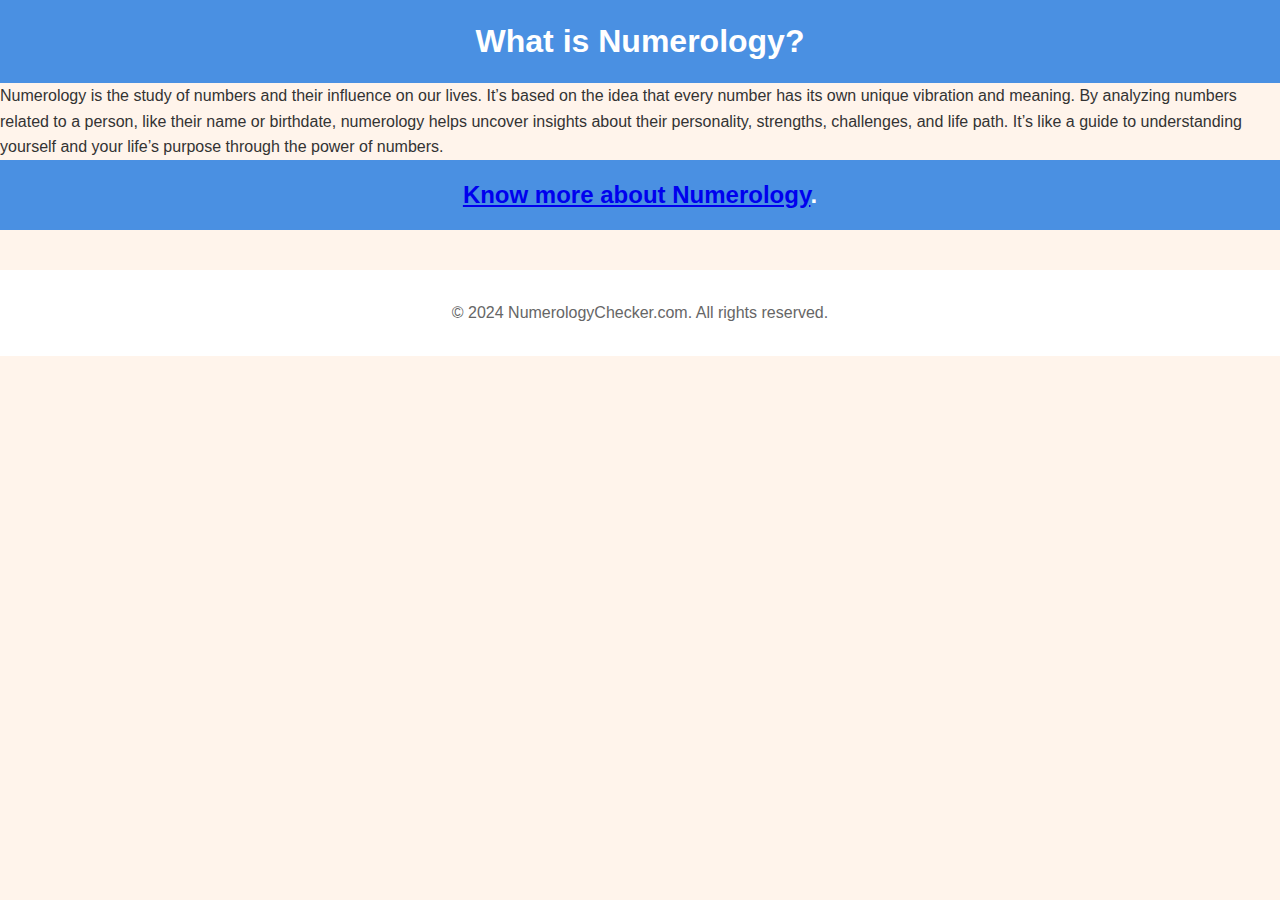
<file: what-is-numerology.html>
<!DOCTYPE html>
<html lang="en">
<head>
    <meta charset="UTF-8">
    <meta name="viewport" content="width=device-width, initial-scale=1.0">
    <meta name="description" content="Learn what numerology is in simple words. Discover how numbers can reveal insights about your personality and life path.">
    <meta name="keywords" content="Numerology, What is Numerology, Numerology Meaning, Life Path Numbers, Numerology Insights">
    <meta name="author" content="NumerologyChecker.com">
    <link rel="stylesheet" type="text/css" href="app.css"> 
    <title>What is Numerology? Simple Explanation | NumerologyChecker</title>
</head>
<body>
    <header>
        <h1>What is Numerology?</h1>
    </header>
    <main>
        <p>
            Numerology is the study of numbers and their influence on our lives. It’s based on the idea that every number has its own unique vibration and meaning. 
            By analyzing numbers related to a person, like their name or birthdate, numerology helps uncover insights about their personality, strengths, challenges, and life path. 
            It’s like a guide to understanding yourself and your life’s purpose through the power of numbers. 

            <header>
            <h2><a href="https://github.com/numerology-name-calculator" title="Numerology">Know more about Numerology</a>.</h2>
        </header>
        </p>
    </main>
    <footer>
        <p>&copy; 2024 NumerologyChecker.com. All rights reserved.</p>
    </footer>
</body>
</html>
</file>
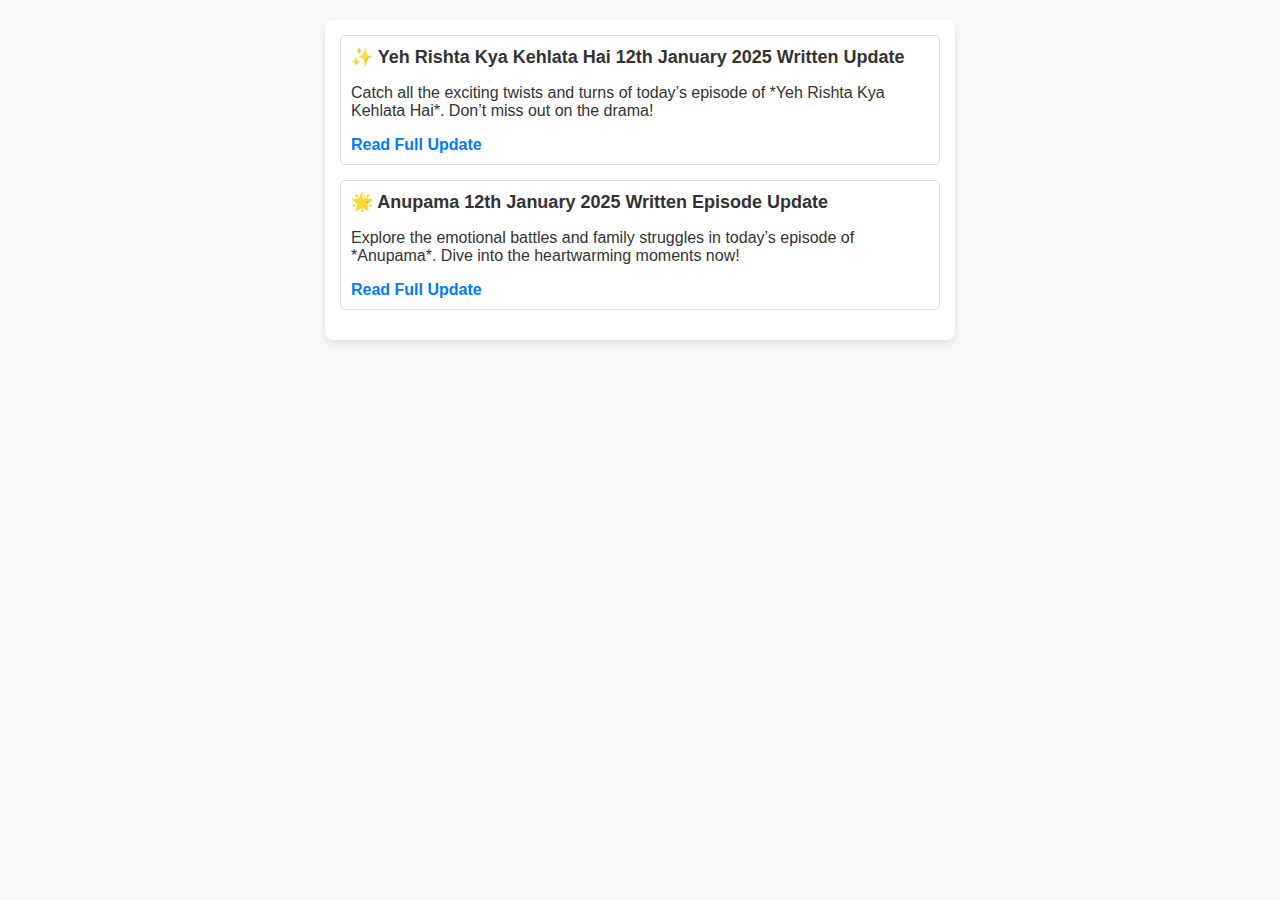
<file: written-update.html>
<!DOCTYPE html>
<html lang="en">
<head>
    <meta charset="UTF-8">
    <meta name="viewport" content="width=device-width, initial-scale=1.0">
    <title>Latest Written Updates</title>
    <style>
        body {
            font-family: Arial, sans-serif;
            margin: 0;
            padding: 0;
            background-color: #f9f9f9;
            color: #333;
        }
        .promo-container {
            max-width: 600px;
            margin: 20px auto;
            padding: 15px;
            background-color: #fff;
            box-shadow: 0 4px 8px rgba(0, 0, 0, 0.1);
            border-radius: 8px;
        }
        .promo-item {
            margin-bottom: 15px;
            padding: 10px;
            border: 1px solid #ddd;
            border-radius: 5px;
            transition: transform 0.2s, box-shadow 0.2s;
        }
        .promo-item:hover {
            transform: translateY(-3px);
            box-shadow: 0 6px 12px rgba(0, 0, 0, 0.15);
        }
        .promo-item h3 {
            margin: 0 0 10px;
            font-size: 18px;
        }
        .promo-item a {
            text-decoration: none;
            color: #007BFF;
            font-weight: bold;
        }
        .promo-item a:hover {
            text-decoration: underline;
        }
    </style>
</head>
<body>
    <div class="promo-container">
        <div class="promo-item">
            <h3>✨ Yeh Rishta Kya Kehlata Hai 12th January 2025 Written Update</h3>
            <p>Catch all the exciting twists and turns of today’s episode of *Yeh Rishta Kya Kehlata Hai*. Don’t miss out on the drama!</p>
            <a href="https://writtenupdatetv.com/yeh-rishta-kya-kehlata-hai-written-update-12-january-2025-yeh-rishta-todays-episode-starplus-show-updates/" target="_blank">Read Full Update</a>
        </div>
        <div class="promo-item">
            <h3>🌟 Anupama 12th January 2025 Written Episode Update</h3>
            <p>Explore the emotional battles and family struggles in today’s episode of *Anupama*. Dive into the heartwarming moments now!</p>
            <a href="https://writtenupdatetv.com/anupama-12th-january-2025-written-episode-update-family-struggles-and-emotional-battles/" target="_blank">Read Full Update</a>
        </div>
    </div>
    <script>
        // Optional interaction for enhanced user engagement
        document.querySelectorAll('.promo-item').forEach(item => {
            item.addEventListener('click', () => {
                alert('Redirecting to the detailed episode update!');
            });
        });
    </script>
</body>
</html>
</file>
<file: app.css>
:root {
            --primary-color: #4a90e2;
            --secondary-color: #ff6b24;
            --text-dark: #333;
            --text-light: #666;
            --border-color: #ddd;
            --bg-light: #f8f9fa;
        }

        * {
            margin: 0;
            padding: 0;
            box-sizing: border-box;
        }

        body {
            font-family: Arial, sans-serif;
            line-height: 1.6;
            color: var(--text-dark);
            background-color: #fff4eb;
        }

        /* Header & Navigation */
        header {
            background: var(--primary-color);
            color: white;
            padding: 1rem;
            text-align: center;
        }

        h1 {
            margin: 0;
            font-size: 2rem;
        }

        .link {
            font-weight: bold;
            color: #ffffff;
        }

        /* Main Container */
        .container {
            max-width: 1200px;
            margin: 0 auto;
            padding: 20px;
        }

        /* Calculator Section */
        .calculator-section {
            background: white;
            border-radius: 8px;
            box-shadow: 0 4px 6px rgba(0,0,0,0.1);
            padding: 30px;
            margin: 20px 0;
        }

        .calculator-header {
            text-align: center;
            margin-bottom: 30px;
        }

        .calculator-header h1 {
            color: var(--primary-color);
            font-size: 2.5em;
            margin-bottom: 10px;
        }

        .form-group {
            margin-bottom: 20px;
        }

        .form-group label {
            display: block;
            margin-bottom: 8px;
            font-weight: bold;
            color: var(--text-dark);
        }

        .form-group input {
            width: 100%;
            padding: 12px;
            border: 1px solid var(--border-color);
            border-radius: 4px;
            font-size: 16px;
        }

        .calculate-btn {
            background-color: var(--primary-color);
            color: white;
            padding: 15px 30px;
            border: none;
            border-radius: 4px;
            font-size: 18px;
            cursor: pointer;
            width: 100%;
            transition: background-color 0.3s;
        }

        .calculate-btn:hover {
            background-color: #e85d1a;
        }

        /* Results Section */
        .result-section {
            display: none;
            background: white;
            border-radius: 8px;
            padding: 20px;
            margin-top: 20px;
        }

        .number-card {
            background: var(--bg-light);
            border-radius: 8px;
            padding: 20px;
            margin-bottom: 20px;
        }

        .number-title {
            color: var(--primary-color);
            font-size: 1.5em;
            margin-bottom: 10px;
        }

        /* Content Sections */
        .content-section {
            background: white;
            border-radius: 8px;
            padding: 30px;
            margin: 20px 0;
        }

        .content-section h2 {
            color: var(--primary-color);
            margin-bottom: 20px;
        }

        .content-section p {
            margin-bottom: 15px;
            color: var(--text-light);
        }

        .number-grid {
            display: grid;
            grid-template-columns: repeat(auto-fit, minmax(250px, 1fr));
            gap: 20px;
            margin-top: 20px;
        }

        .number-info {
            background: var(--bg-light);
            padding: 20px;
            border-radius: 8px;
        }

        /* Footer */
        footer {
            background: white;
            padding: 30px 0;
            margin-top: 40px;
            text-align: center;
            color: var(--text-light);
        }

        @media (max-width: 768px) {
            .nav-container {
                flex-direction: column;
                text-align: center;
            }

            .nav-links {
                margin-top: 15px;
            }

            .nav-links a {
                display: block;
                margin: 10px 0;
            }

            .calculator-section {
                padding: 20px;
            }

            .calculator-header h1 {
                font-size: 2em;
            }
        }
</file>
<file: numerology-name.css>
:root {
    --primary-color: #3498db;
    --secondary-color: #2c3e50;
    --text-color: #333;
    --background-color: #f0f0f0;
    --card-background: #ffffff;
}

* {
    box-sizing: border-box;
    margin: 0;
    padding: 0;
}

body {
    font-family: 'Segoe UI', Tahoma, Geneva, Verdana, sans-serif;
    line-height: 1.6;
    color: var(--text-color);
    background-color: var(--background-color);
    transition: background-color 0.3s ease;
}

.container {
    max-width: 1200px;
    margin: 0 auto;
    padding: 0 20px;
}

header {
    background-color: var(--secondary-color);
    color: white;
    padding: 2rem 0;
    text-align: center;
}

h1 {
    font-size: 2.5rem;
    margin-bottom: 1rem;
}

header p {
    font-size: 1.2rem;
    max-width: 800px;
    margin: 0 auto;
}

main {
    padding: 2rem 0;
}

.hero {
    background-color: var(--card-background);
    padding: 2rem;
    border-radius: 10px;
    margin-bottom: 2rem;
    box-shadow: 0 4px 6px rgba(0,0,0,0.1);
}

form {
    display: flex;
    flex-direction: column;
    gap: 1rem;
    max-width: 500px;
    margin: 0 auto;
}

input, button {
    padding: 0.75rem;
    font-size: 1rem;
    border-radius: 5px;
    border: 1px solid #ccc;
}

input:focus {
    outline: none;
    border-color: var(--primary-color);
    box-shadow: 0 0 0 2px rgba(52, 152, 219, 0.2);
}

button {
    background-color: var(--primary-color);
    color: white;
    border: none;
    cursor: pointer;
    transition: background-color 0.3s, transform 0.1s;
}

button:hover {
    background-color: #2980b9;
}

button:active {
    transform: translateY(1px);
}

#result {
    display: none;
    background-color: var(--card-background);
    padding: 1.5rem;
    border-radius: 10px;
    margin-top: 1.5rem;
    box-shadow: 0 4px 6px rgba(0,0,0,0.1);
    transition: all 0.3s ease-in-out;
}

.content {
    background-color: var(--card-background);
    margin-top: 2rem;
    padding: 2rem;
    border-radius: 10px;
    box-shadow: 0 4px 6px rgba(0,0,0,0.1);
}

.interpretation {
    margin-top: 1.5rem;
    padding: 1.5rem;
    background-color: #ecf0f1;
    border-left: 4px solid var(--primary-color);
    border-radius: 5px;
    transition: all 0.3s ease-in-out;
}

.interpretation:hover {
    box-shadow: 0 2px 4px rgba(0,0,0,0.1);
    transform: translateY(-2px);
}

h2, h3, h4 {
    color: var(--secondary-color);
    margin-top: 1.5rem;
    margin-bottom: 1rem;
}

ul {
    padding-left: 1.5rem;
}

li {
    margin-bottom: 0.5rem;
}

footer {
    background-color: var(--secondary-color);
    color: white;
    text-align: center;
    padding: 1rem;
    margin-top: 2rem;
}

@media (max-width: 768px) {

   
    

    h1 {
        font-size: 1.6rem;
    }
    
    .hero h2 {
        font-size: 1.5rem;
    }

    main {
        padding: 1rem 0;
    }

    .hero, .content {
        padding: 1.5rem;
    }
}

.dark-mode {
    --text-color: #f0f0f0;
    --background-color: #2c3e50;
    --card-background: #34495e;
}

.dark-mode-toggle {
    position: fixed;
    top: 20px;
    right: 20px;
    background-color: var(--secondary-color);
    color: white;
    border: none;
    padding: 10px;
    border-radius: 50%;
    cursor: pointer;
    z-index: 1000;
}
</file>
<file: career-styles.css>
/* styles.css */

body {
    font-family: Arial, sans-serif;
    line-height: 1.6;
    margin: 0;
    padding: 0;
    background-color: #f9f9f9;
    color: #333;
}

.container {
    max-width: 1200px;
    margin: 0 auto;
    padding: 0 15px;
}

.header {
    background-color: #4a90e2;
    color: #fff;
    text-align: center;
    padding: 20px 0;
}

.header h1 {
    margin: 0;
    font-size: 2.5rem;
}

.header p {
    margin: 10px 0 0;
    font-size: 1.2rem;
}

.main-content {
    padding: 20px 0;
}

.main-content h2 {
    color: #4a90e2;
    font-size: 1.8rem;
    margin-bottom: 10px;
}

.intro ul, .benefits ul {
    list-style-type: disc;
    margin: 10px 0 20px 20px;
}

.how-to-use ol {
    list-style-type: decimal;
    margin: 10px 0 20px 20px;
}

.cta {
    text-align: center;
    background-color: #4a90e2;
    color: #fff;
    padding: 20px 0;
    margin-top: 20px;
}

.cta-button {
    display: inline-block;
    background-color: #fff;
    color: #4a90e2;
    text-decoration: none;
    padding: 10px 20px;
    font-size: 1rem;
    font-weight: bold;
    border-radius: 5px;
    transition: background-color 0.3s ease;
}

.cta-button:hover {
    background-color: #e1e1e1;
}

.footer {
    background-color: #333;
    color: #fff;
    text-align: center;
    padding: 10px 0;
    margin-top: 20px;
    font-size: 0.9rem;
}
</file>
